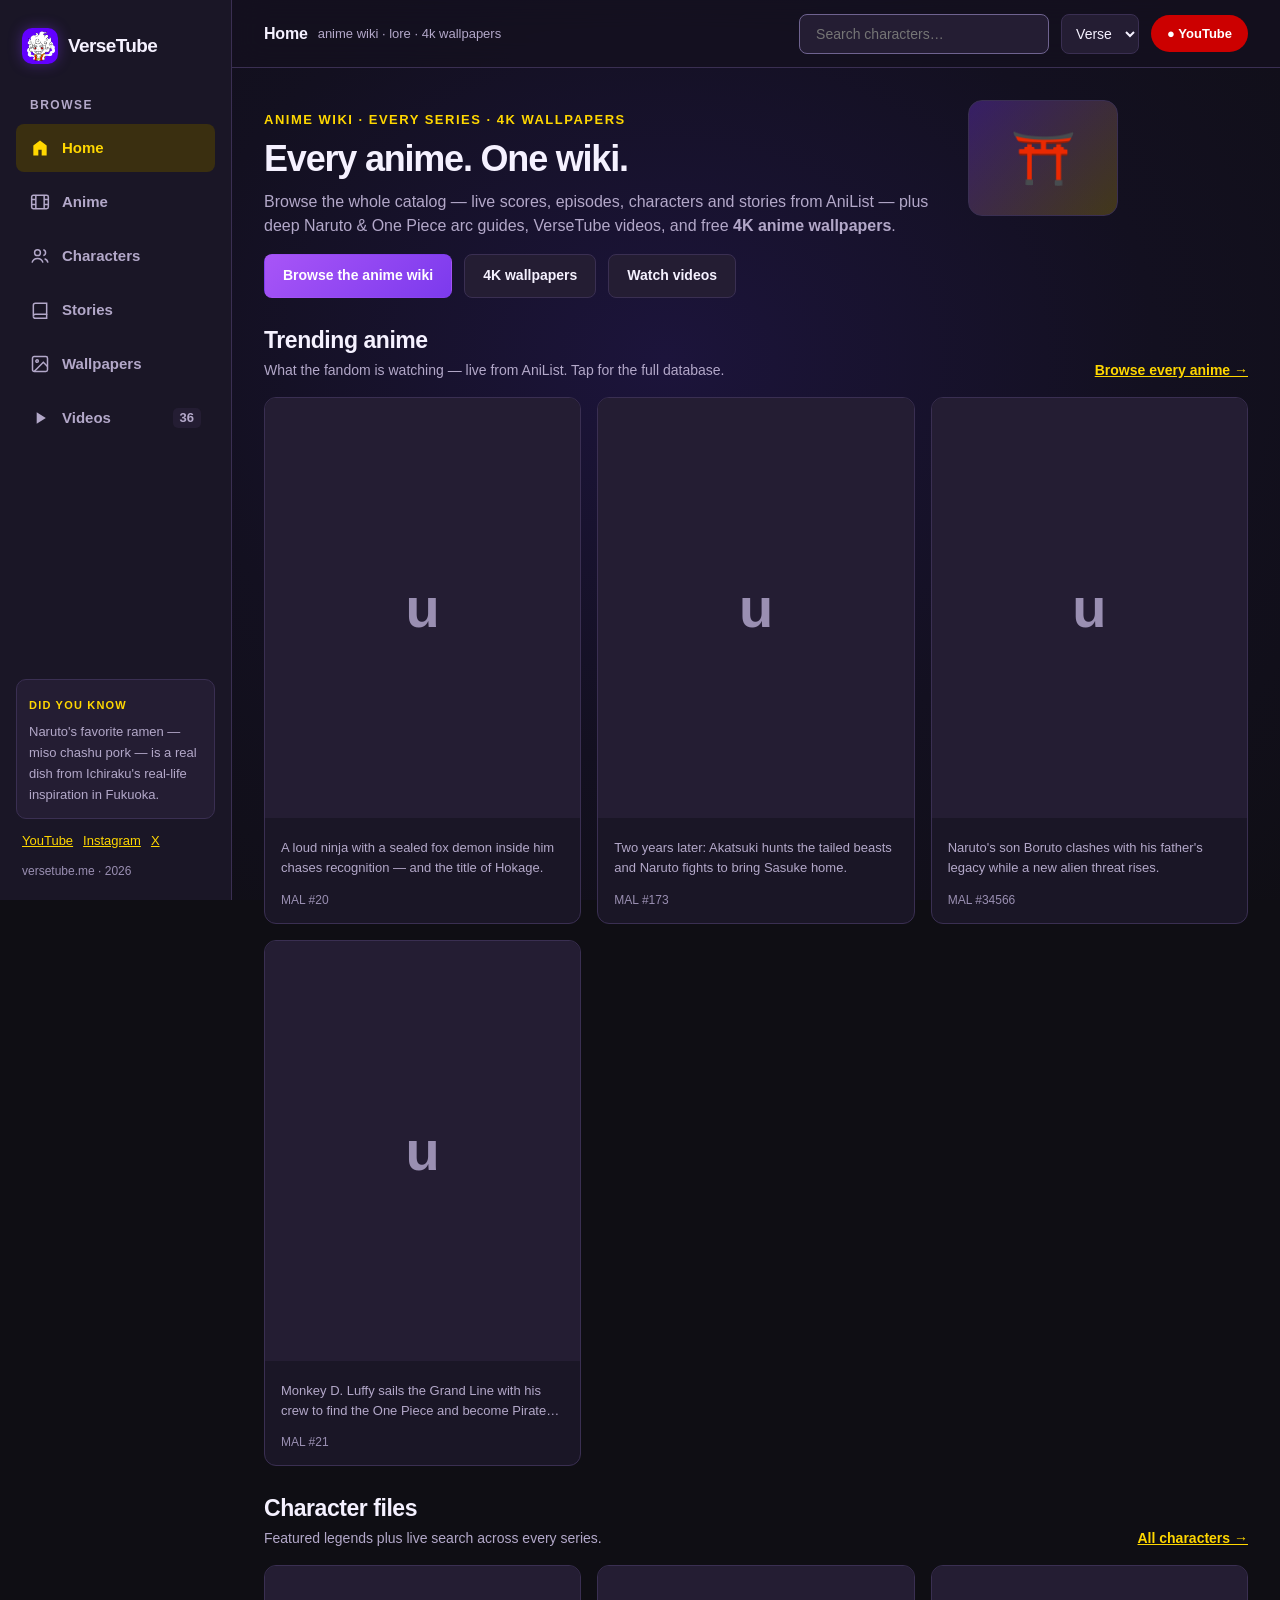
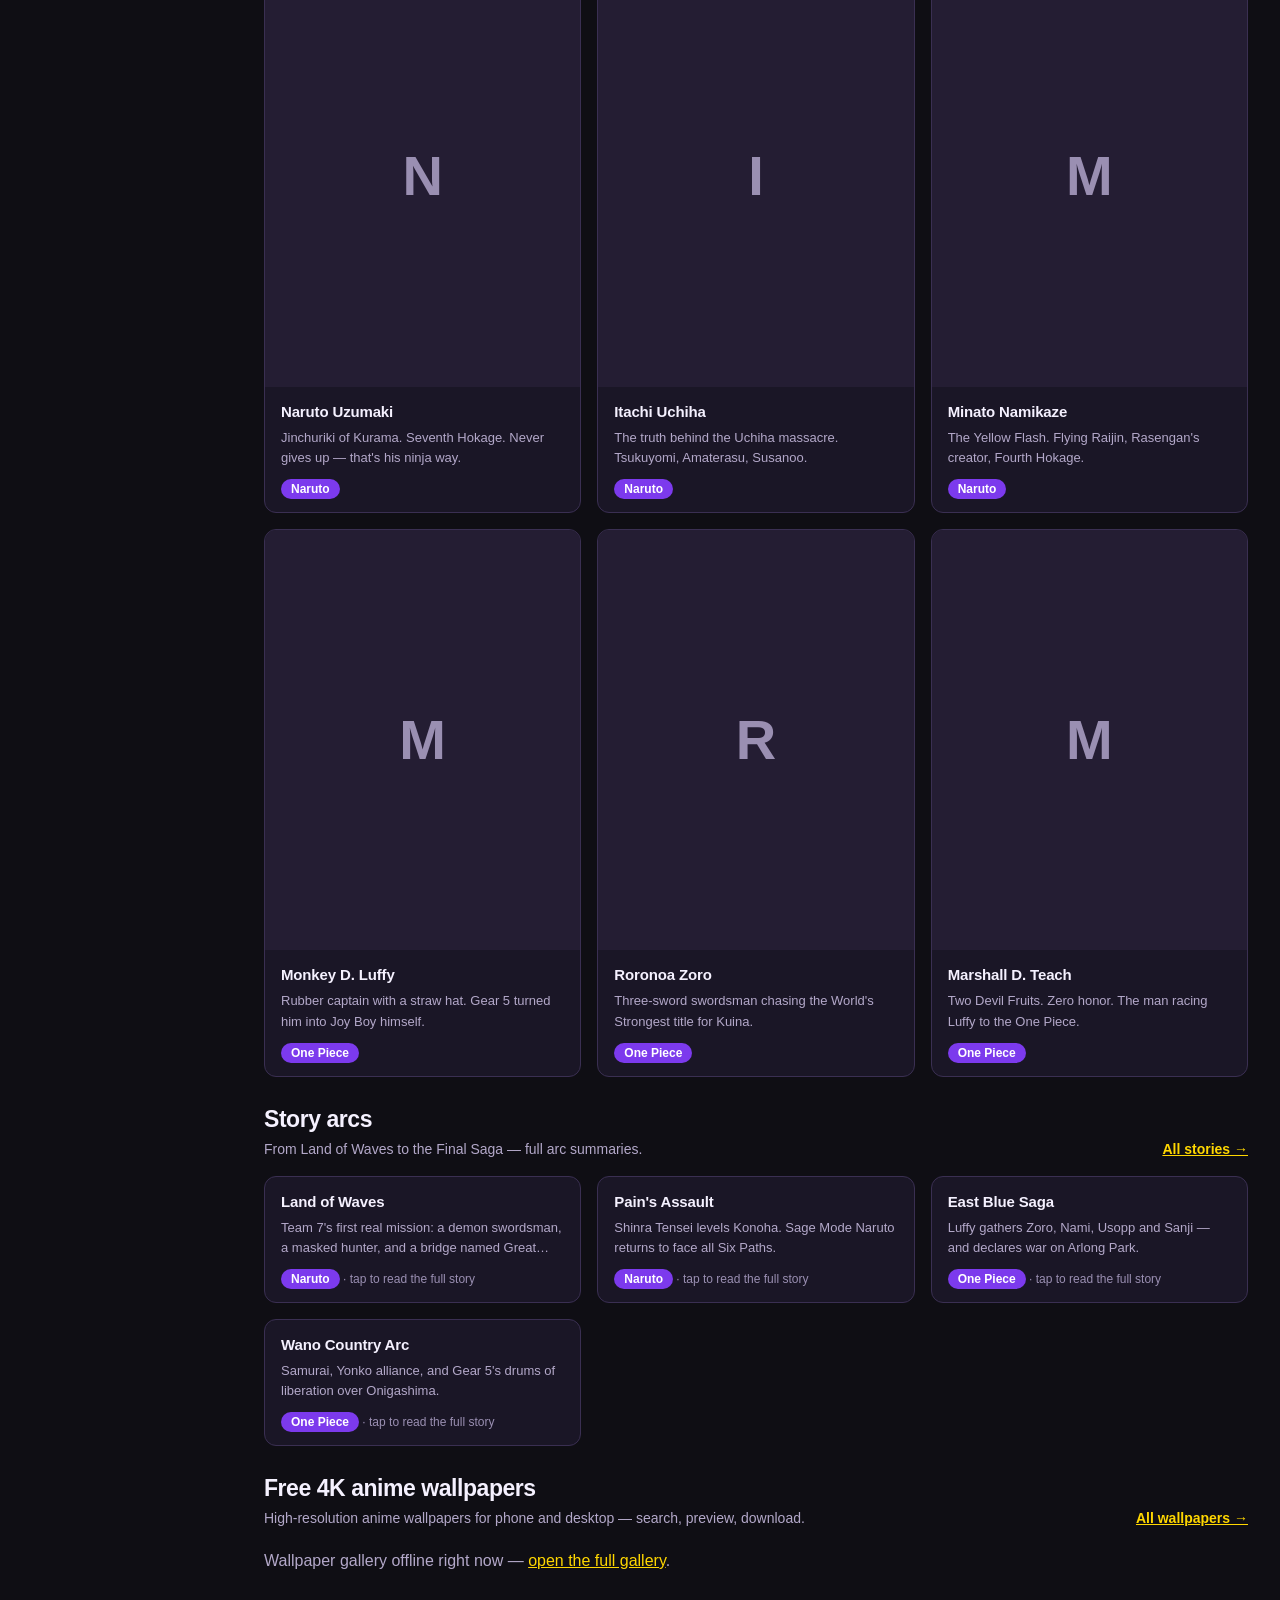
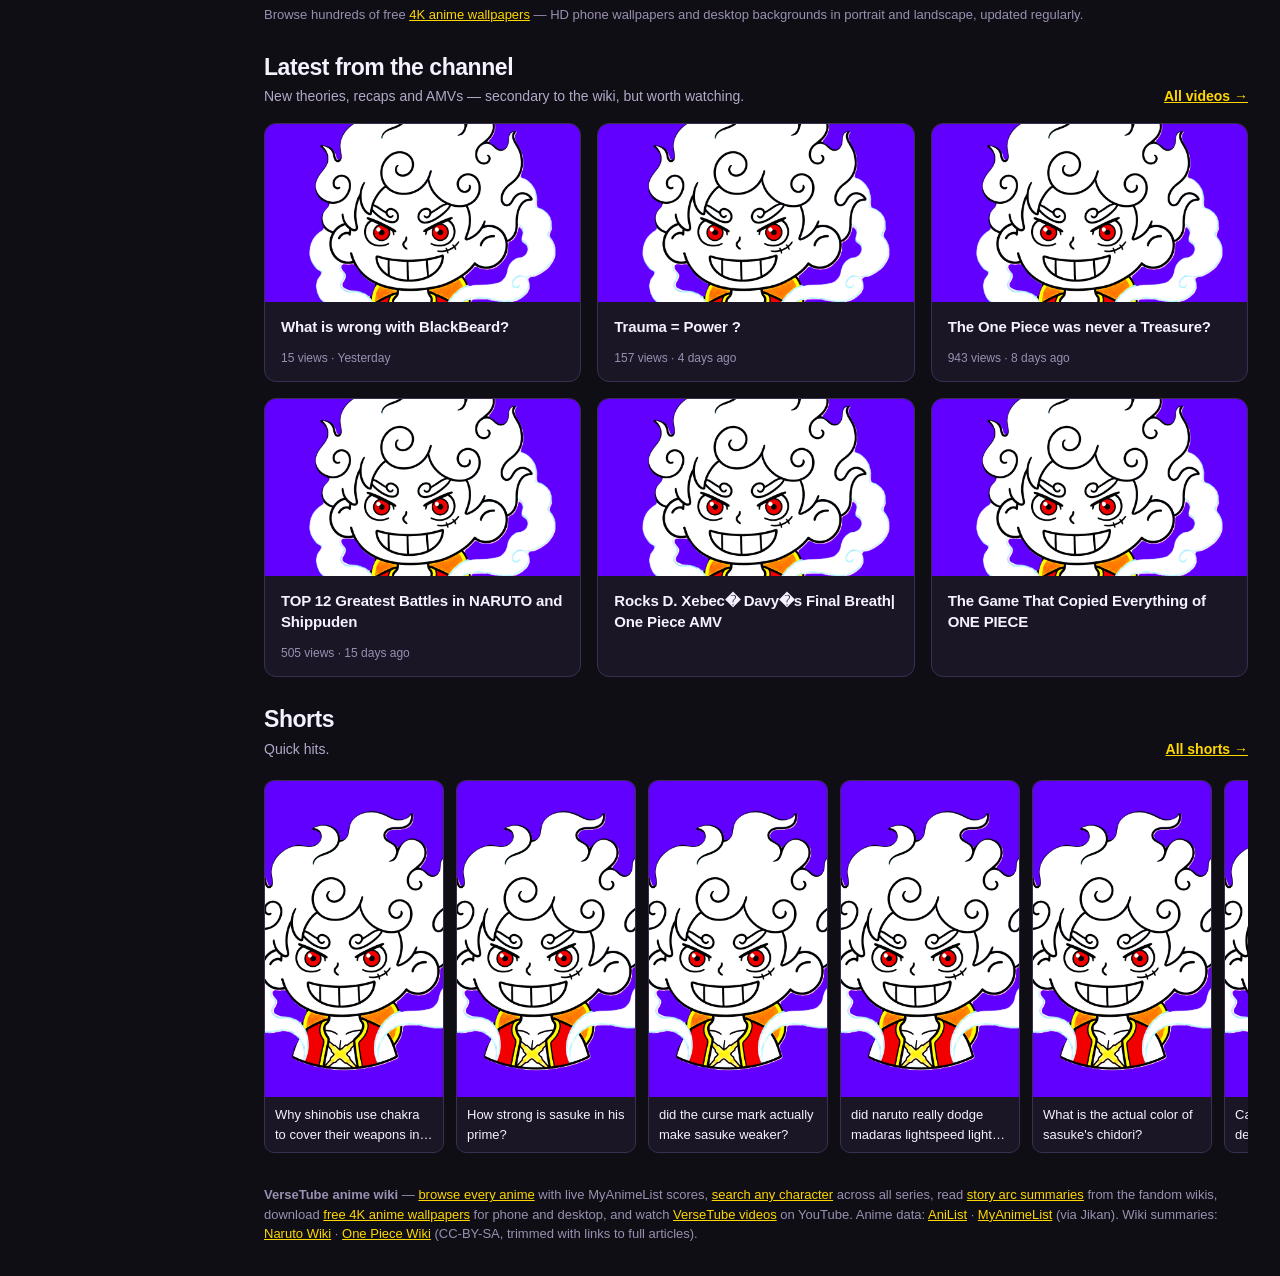
<file: index.html>
<!DOCTYPE html>
<html lang="en" data-theme="verse">
<head>
<meta charset="UTF-8">
<meta name="viewport" content="width=device-width,initial-scale=1">
<meta name="color-scheme" content="light dark">
<title>VerseTube — Anime Wiki for Every Series, Characters & 4K Wallpapers</title>
<meta name="description" content="Free anime wiki for every series: live scores, character bios and story summaries from AniList — plus Naruto and One Piece arc guides and free 4K anime wallpapers.">
<meta name="keywords" content="anime wiki, anime database, browse anime, naruto wiki, one piece wiki, anime characters, anime lore, 4k anime wallpapers, hd anime wallpapers">
<link rel="canonical" href="https://versetube.me/">
<meta property="og:type" content="website">
<meta property="og:site_name" content="VerseTube">
<meta property="og:title" content="VerseTube — Anime Wiki for Every Series, Characters & 4K Wallpapers">
<meta property="og:description" content="Free anime wiki for every series: live scores, character bios and story summaries — plus arc guides and free 4K anime wallpapers.">
<meta property="og:url" content="https://versetube.me/">
<meta property="og:image" content="https://versetube.me/logo.png">
<meta name="twitter:card" content="summary_large_image">
<meta name="twitter:title" content="VerseTube — Anime Wiki for Every Series, Characters & 4K Wallpapers">
<meta name="twitter:description" content="Free anime wiki for every series: live scores, character bios and story summaries — plus arc guides and free 4K anime wallpapers.">
<meta name="twitter:image" content="https://versetube.me/logo.png">
<link rel="icon" type="image/png" href="/favicon.png">
<link rel="stylesheet" href="/assets/css/verse.css">
<script type="application/ld+json">
{"@context":"https://schema.org","@graph":[
{"@type":"WebSite","@id":"https://versetube.me/#website","url":"https://versetube.me/","name":"VerseTube","inLanguage":"en","description":"Free anime wiki for every series: live scores, character bios, story summaries and 4K anime wallpapers.","potentialAction":{"@type":"SearchAction","target":{"@type":"EntryPoint","urlTemplate":"https://versetube.me/characters.html?q={search_term_string}"},"query-input":"required name=search_term_string"}},
{"@type":"Organization","@id":"https://versetube.me/#organization","name":"VerseTube","url":"https://versetube.me/","logo":"https://versetube.me/logo.png","sameAs":["https://www.youtube.com/@TheVerseTube","https://www.instagram.com/versetube07/","https://x.com/VerseTube007"]}
]}
</script>
<script src="/assets/js/videos.js" defer></script>
<script src="/assets/js/data.js" defer></script>
<script src="/assets/js/site.js" defer></script>
<script src="/assets/js/facts.js" defer></script>
<script src="/assets/js/home.js" defer></script>
</head>
<body>
<a class="skip-link" href="#main">Skip to content</a>
<div class="shell">
<aside class="sidebar">
<a class="brand" href="/"><img src="/logo.png" alt="VerseTube logo"><span>VerseTube</span></a>
<div class="nav-heading">BROWSE</div>
<nav class="navigation" aria-label="Main navigation">
<a class="nav-button" data-page="home" href="/"><svg viewBox="0 0 24 24" fill="currentColor"><path d="M4 21V9l8-6 8 6v12h-6v-7h-4v7H4z"/></svg>Home</a>
<a class="nav-button" data-page="anime" href="/anime.html"><svg viewBox="0 0 24 24" fill="none" stroke="currentColor" stroke-width="1.8"><rect x="2" y="4" width="20" height="16" rx="2"/><path d="M7 4v16M17 4v16M2 9h5M2 15h5M17 9h5M17 15h5"/></svg>Anime</a>
<a class="nav-button" data-page="characters" href="/characters.html"><svg viewBox="0 0 24 24" fill="none" stroke="currentColor" stroke-width="1.8"><circle cx="9" cy="8" r="3.5"/><path d="M2.5 20c.8-3.2 3.4-5 6.5-5s5.7 1.8 6.5 5M16 4.6a3.5 3.5 0 0 1 0 6.8M17.5 15.2c2 .6 3.5 2.1 4 4.8"/></svg>Characters</a>
<a class="nav-button" data-page="stories" href="/stories.html"><svg viewBox="0 0 24 24" fill="none" stroke="currentColor" stroke-width="1.8"><path d="M4 19.5A2.5 2.5 0 0 1 6.5 17H20V4H6.5A2.5 2.5 0 0 0 4 6.5v13z"/><path d="M4 19.5A2.5 2.5 0 0 0 6.5 22H20v-5"/></svg>Stories</a>
<a class="nav-button" data-page="wallpapers" href="/wallpapers.html"><svg viewBox="0 0 24 24" fill="none" stroke="currentColor" stroke-width="1.8"><rect x="3" y="3" width="18" height="18" rx="2"/><circle cx="8.5" cy="8.5" r="1.5"/><path d="m21 15-5-5L5 21"/></svg>Wallpapers</a>
<a class="nav-button" data-page="videos" href="/videos.html"><svg viewBox="0 0 24 24" fill="currentColor"><path d="M8 5v14l11-7z"/></svg>Videos<span class="nav-count" id="navVideoCount">0</span></a>
</nav>
<div class="sidebar-bottom">
<div class="mini-panel"><span class="eyebrow">DID YOU KNOW</span><p id="factLine">Loading anime facts…</p></div>
<div class="social-row"><a href="https://www.youtube.com/@TheVerseTube" target="_blank" rel="noopener">YouTube</a><a href="https://www.instagram.com/versetube07/" target="_blank" rel="noopener">Instagram</a><a href="https://x.com/VerseTube007" target="_blank" rel="noopener">X</a></div>
<div class="version">versetube.me · <span id="year"></span></div>
</div>
</aside>
<div class="workspace">
<header class="topbar">
<div class="breadcrumb"><strong id="crumbTitle">Home</strong><span class="crumb-sub">anime wiki · lore · 4k wallpapers</span></div>
<div class="topbar-actions">
<input id="topSearch" class="search-box" type="text" placeholder="Search characters…" aria-label="Search characters">
<select id="theme" class="theme-select" aria-label="Appearance"><option value="verse">Verse</option><option value="black">Black</option><option value="white">White</option></select>
<a class="yt-link" href="https://www.youtube.com/@TheVerseTube" target="_blank" rel="noopener">● YouTube</a>
</div>
</header>
<main id="main">
<div class="intro">
<div>
<p class="eyebrow">ANIME WIKI · EVERY SERIES · 4K WALLPAPERS</p>
<h1>Every anime. One wiki.</h1>
<p>Browse the whole catalog — live scores, episodes, characters and stories from AniList — plus deep Naruto &amp; One Piece arc guides, VerseTube videos, and free <strong>4K anime wallpapers</strong>.</p>
<div class="actions-row">
<a class="button primary" href="/anime.html">Browse the anime wiki</a>
<a class="button" href="/wallpapers.html">4K wallpapers</a>
<a class="button" href="/videos.html">Watch videos</a>
</div>
</div>
<div class="hero-art" aria-hidden="true">⛩️</div>
</div>

<div class="section-top"><div><h2>Trending anime</h2><p>What the fandom is watching — live from AniList. Tap for the full database.</p></div><a class="section-link" href="/anime.html">Browse every anime →</a></div>
<div class="card-grid" id="homeAnime">
<div><div class="skel" style="aspect-ratio:2/3"></div><div class="skel" style="height:14px;margin:10px 0 6px;width:90%"></div></div>
<div><div class="skel" style="aspect-ratio:2/3"></div><div class="skel" style="height:14px;margin:10px 0 6px;width:90%"></div></div>
<div><div class="skel" style="aspect-ratio:2/3"></div><div class="skel" style="height:14px;margin:10px 0 6px;width:90%"></div></div>
</div>

<div class="section-top"><div><h2>Character files</h2><p>Featured legends plus live search across every series.</p></div><a class="section-link" href="/characters.html">All characters →</a></div>
<div class="card-grid" id="homeChars"></div>

<div class="section-top"><div><h2>Story arcs</h2><p>From Land of Waves to the Final Saga — full arc summaries.</p></div><a class="section-link" href="/stories.html">All stories →</a></div>
<div class="card-grid" id="homeArcs"></div>

<div class="section-top"><div><h2>Free 4K anime wallpapers</h2><p>High-resolution anime wallpapers for phone and desktop — search, preview, download.</p></div><a class="section-link" href="/wallpapers.html">All wallpapers →</a></div>
<div class="shorts-shelf" id="homeWalls"></div>
<p class="footnote">Browse hundreds of free <a href="/wallpapers.html">4K anime wallpapers</a> — HD phone wallpapers and desktop backgrounds in portrait and landscape, updated regularly.</p>

<div class="section-top"><div><h2>Latest from the channel</h2><p>New theories, recaps and AMVs — secondary to the wiki, but worth watching.</p></div><a class="section-link" href="/videos.html">All videos →</a></div>
<div class="card-grid" id="homeVideos">
<div><div class="skel" style="aspect-ratio:16/9"></div><div class="skel" style="height:14px;margin:10px 0 6px;width:90%"></div></div>
<div><div class="skel" style="aspect-ratio:16/9"></div><div class="skel" style="height:14px;margin:10px 0 6px;width:90%"></div></div>
<div><div class="skel" style="aspect-ratio:16/9"></div><div class="skel" style="height:14px;margin:10px 0 6px;width:90%"></div></div>
</div>
<div class="section-top"><div><h2>Shorts</h2><p>Quick hits.</p></div><a class="section-link" href="/videos.html#shorts">All shorts →</a></div>
<div class="shorts-shelf" id="homeShorts"></div>

<p class="footnote"><strong>VerseTube anime wiki</strong> — <a href="/anime.html">browse every anime</a> with live MyAnimeList scores, <a href="/characters.html">search any character</a> across all series, read <a href="/stories.html">story arc summaries</a> from the fandom wikis, download <a href="/wallpapers.html">free 4K anime wallpapers</a> for phone and desktop, and watch <a href="/videos.html">VerseTube videos</a> on YouTube. Anime data: <a href="https://anilist.co" target="_blank" rel="noopener">AniList</a> · <a href="https://myanimelist.net" target="_blank" rel="noopener">MyAnimeList</a> (via Jikan). Wiki summaries: <a href="https://naruto.fandom.com" target="_blank" rel="noopener">Naruto Wiki</a> · <a href="https://onepiece.fandom.com" target="_blank" rel="noopener">One Piece Wiki</a> (CC-BY-SA, trimmed with links to full articles).</p>
</main>
</div>
</div>
<dialog id="detailDialog" aria-labelledby="detailTitle">
<div class="detail-shell">
<button class="dialog-close" id="detailClose" aria-label="Close details">×</button>
<div class="detail-header">
<div class="detail-art" id="detailArt"></div>
<div class="detail-heading"><div class="detail-platform" id="detailEyebrow"></div><h2 id="detailTitle"></h2><p id="detailSub"></p></div>
</div>
<div class="detail-facts"><div class="fact-grid" id="detailFacts"></div></div>
<div class="detail-tabs" id="detailTabs" role="tablist"></div>
<div class="detail-body" id="detailBody"></div>
<footer class="detail-footer"><div id="detailFoot"></div></footer>
</div>
</dialog>
<div class="player-overlay" id="playerOverlay">
<button class="dialog-close" id="playerClose" aria-label="Close player" style="top:16px;left:16px;right:auto">×</button>
<div class="player-wrap" id="playerWrap"></div>
<a id="watchOnYt" class="button primary" style="margin-top:16px" href="#" target="_blank" rel="noopener">Watch on YouTube</a>
</div>
<div class="toast" id="toast" role="status" hidden></div>
</body>
</html>
</file>
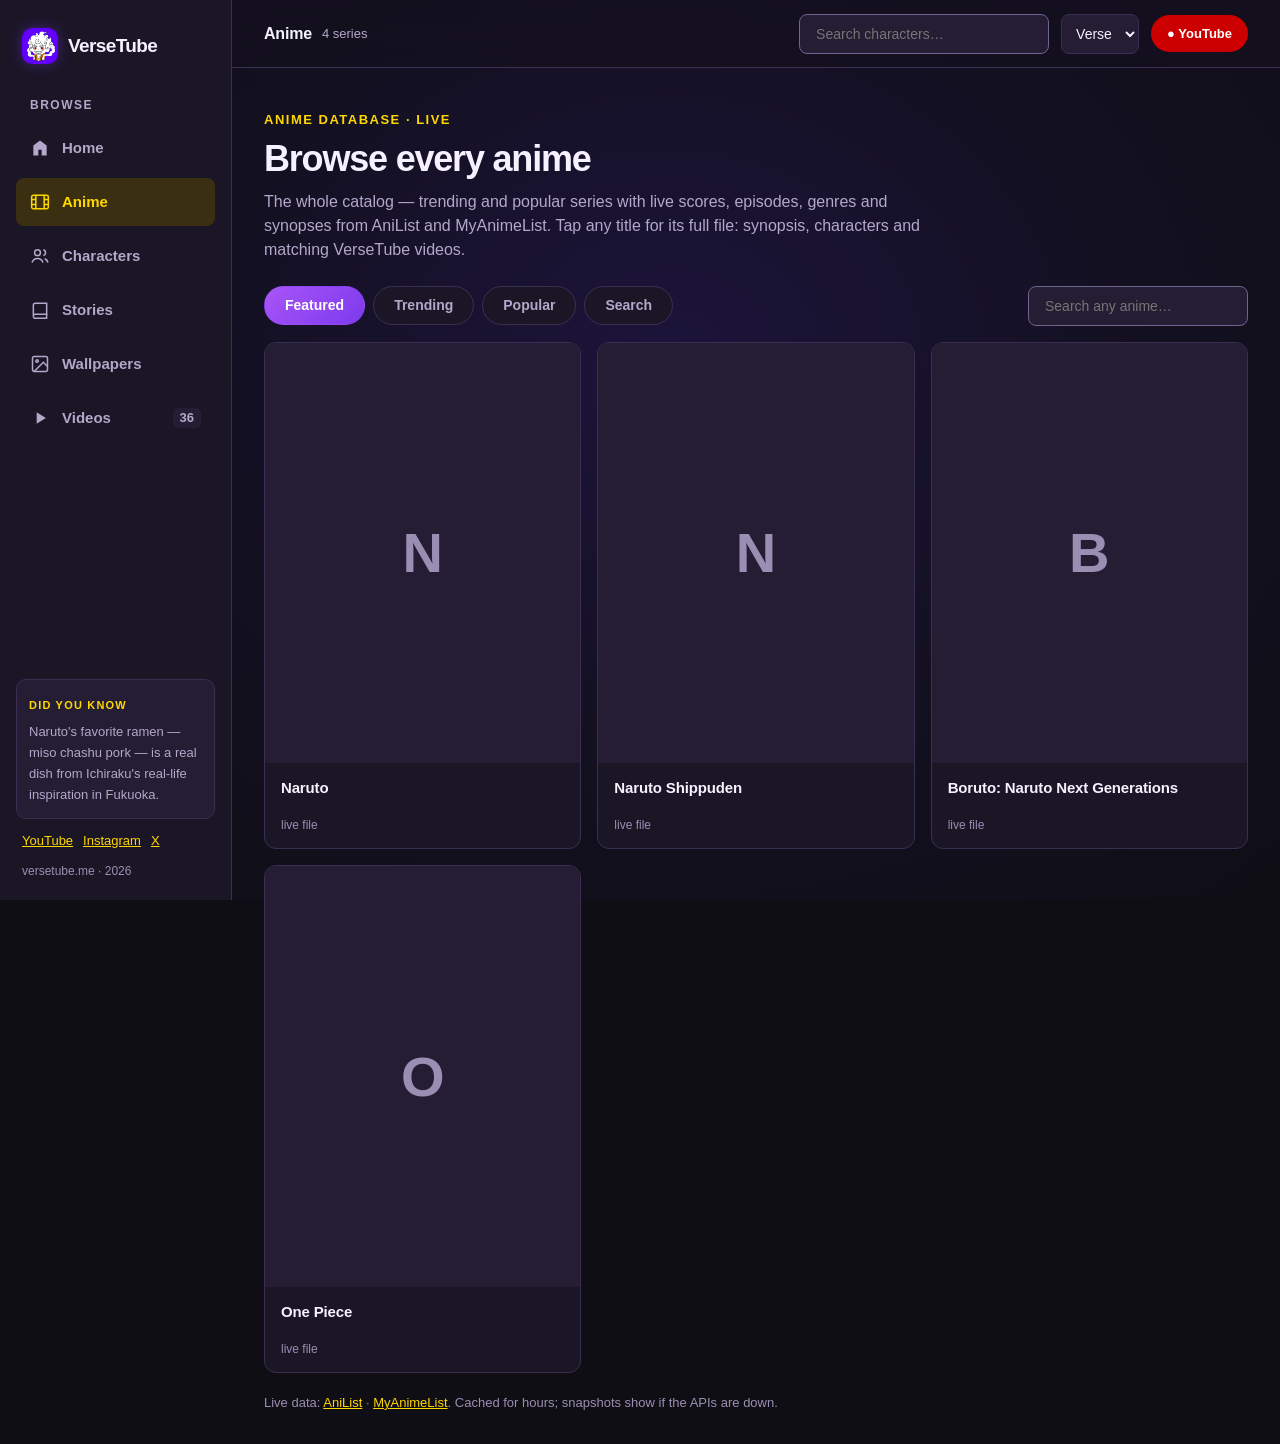
<file: anime.html>
<!DOCTYPE html>
<html lang="en" data-theme="verse">
<head>
<meta charset="UTF-8">
<meta name="viewport" content="width=device-width,initial-scale=1">
<meta name="color-scheme" content="light dark">
<title>Anime Database — Browse, Search & Live Scores | VerseTube</title>
<meta name="description" content="Browse every anime: trending and popular series with live MyAnimeList scores, episodes, genres and synopses — from Naruto and One Piece to the newest seasonal titles.">
<meta name="keywords" content="anime database, anime index, browse anime, trending anime, popular anime, anime scores, anime episodes, anime wiki">
<link rel="canonical" href="https://versetube.me/anime.html">
<meta property="og:type" content="website">
<meta property="og:site_name" content="VerseTube">
<meta property="og:title" content="Anime Database — Browse, Search & Live Scores | VerseTube">
<meta property="og:description" content="Browse every anime: trending and popular series with live scores, episodes, genres and synopses.">
<meta property="og:url" content="https://versetube.me/anime.html">
<meta property="og:image" content="https://versetube.me/logo.png">
<meta name="twitter:card" content="summary_large_image">
<meta name="twitter:title" content="Anime Database — Browse, Search & Live Scores | VerseTube">
<meta name="twitter:description" content="Browse every anime: trending and popular series with live scores, episodes, genres and synopses.">
<meta name="twitter:image" content="https://versetube.me/logo.png">
<link rel="icon" type="image/png" href="/favicon.png">
<link rel="stylesheet" href="/assets/css/verse.css">
<script type="application/ld+json">{"@context":"https://schema.org","@type":"BreadcrumbList","itemListElement":[{"@type":"ListItem","position":1,"name":"Home","item":"https://versetube.me/"},{"@type":"ListItem","position":2,"name":"Anime Database","item":"https://versetube.me/anime.html"}]}</script>
<script src="/assets/js/videos.js" defer></script>
<script src="/assets/js/data.js" defer></script>
<script src="/assets/js/site.js" defer></script>
<script src="/assets/js/facts.js" defer></script>
<script src="/assets/js/anime.js" defer></script>
</head>
<body>
<a class="skip-link" href="#main">Skip to content</a>
<div class="shell">
<aside class="sidebar">
<a class="brand" href="/"><img src="/logo.png" alt="VerseTube logo"><span>VerseTube</span></a>
<div class="nav-heading">BROWSE</div>
<nav class="navigation" aria-label="Main navigation">
<a class="nav-button" data-page="home" href="/"><svg viewBox="0 0 24 24" fill="currentColor"><path d="M4 21V9l8-6 8 6v12h-6v-7h-4v7H4z"/></svg>Home</a>
<a class="nav-button" data-page="anime" href="/anime.html"><svg viewBox="0 0 24 24" fill="none" stroke="currentColor" stroke-width="1.8"><rect x="2" y="4" width="20" height="16" rx="2"/><path d="M7 4v16M17 4v16M2 9h5M2 15h5M17 9h5M17 15h5"/></svg>Anime</a>
<a class="nav-button" data-page="characters" href="/characters.html"><svg viewBox="0 0 24 24" fill="none" stroke="currentColor" stroke-width="1.8"><circle cx="9" cy="8" r="3.5"/><path d="M2.5 20c.8-3.2 3.4-5 6.5-5s5.7 1.8 6.5 5M16 4.6a3.5 3.5 0 0 1 0 6.8M17.5 15.2c2 .6 3.5 2.1 4 4.8"/></svg>Characters</a>
<a class="nav-button" data-page="stories" href="/stories.html"><svg viewBox="0 0 24 24" fill="none" stroke="currentColor" stroke-width="1.8"><path d="M4 19.5A2.5 2.5 0 0 1 6.5 17H20V4H6.5A2.5 2.5 0 0 0 4 6.5v13z"/><path d="M4 19.5A2.5 2.5 0 0 0 6.5 22H20v-5"/></svg>Stories</a>
<a class="nav-button" data-page="wallpapers" href="/wallpapers.html"><svg viewBox="0 0 24 24" fill="none" stroke="currentColor" stroke-width="1.8"><rect x="3" y="3" width="18" height="18" rx="2"/><circle cx="8.5" cy="8.5" r="1.5"/><path d="m21 15-5-5L5 21"/></svg>Wallpapers</a>
<a class="nav-button" data-page="videos" href="/videos.html"><svg viewBox="0 0 24 24" fill="currentColor"><path d="M8 5v14l11-7z"/></svg>Videos<span class="nav-count" id="navVideoCount">0</span></a>
</nav>
<div class="sidebar-bottom">
<div class="mini-panel"><span class="eyebrow">DID YOU KNOW</span><p id="factLine">Loading anime facts…</p></div>
<div class="social-row"><a href="https://www.youtube.com/@TheVerseTube" target="_blank" rel="noopener">YouTube</a><a href="https://www.instagram.com/versetube07/" target="_blank" rel="noopener">Instagram</a><a href="https://x.com/VerseTube007" target="_blank" rel="noopener">X</a></div>
<div class="version">versetube.me · <span id="year"></span></div>
</div>
</aside>
<div class="workspace">
<header class="topbar">
<div class="breadcrumb"><strong id="crumbTitle">Anime</strong><span class="crumb-sub" id="animeCount"></span></div>
<div class="topbar-actions">
<input id="topSearch" class="search-box" type="text" placeholder="Search characters…" aria-label="Search characters">
<select id="theme" class="theme-select" aria-label="Appearance"><option value="verse">Verse</option><option value="black">Black</option><option value="white">White</option></select>
<a class="yt-link" href="https://www.youtube.com/@TheVerseTube" target="_blank" rel="noopener">● YouTube</a>
</div>
</header>
<main id="main">
<div class="intro"><div>
<p class="eyebrow">ANIME DATABASE · LIVE</p>
<h1>Browse every anime</h1>
<p>The whole catalog — trending and popular series with live scores, episodes, genres and synopses from AniList and MyAnimeList. Tap any title for its full file: synopsis, characters and matching VerseTube videos.</p>
</div></div>
<div class="toolbar">
<div class="filter-tabs" id="seriesTabs">
<button data-series="featured" class="active">Featured</button>
<button data-series="trending">Trending</button>
<button data-series="popular">Popular</button>
<button data-series="search">Search</button>
</div>
<input id="animeSearch" class="search-box" type="text" placeholder="Search any anime…" aria-label="Search anime" style="width:220px">
</div>
<div class="card-grid" id="animeGrid">
<div><div class="skel" style="aspect-ratio:3/4"></div><div class="skel" style="height:14px;margin:10px 0 6px;width:90%"></div></div>
<div><div class="skel" style="aspect-ratio:3/4"></div><div class="skel" style="height:14px;margin:10px 0 6px;width:90%"></div></div>
<div><div class="skel" style="aspect-ratio:3/4"></div><div class="skel" style="height:14px;margin:10px 0 6px;width:90%"></div></div>
</div>
<p class="footnote">Live data: <a href="https://anilist.co" target="_blank" rel="noopener">AniList</a> · <a href="https://myanimelist.net" target="_blank" rel="noopener">MyAnimeList</a>. Cached for hours; snapshots show if the APIs are down.</p>
</main>
</div>
</div>
<dialog id="detailDialog" aria-labelledby="detailTitle">
<div class="detail-shell">
<button class="dialog-close" id="detailClose" aria-label="Close details">×</button>
<div class="detail-header">
<div class="detail-art" id="detailArt"></div>
<div class="detail-heading"><div class="detail-platform" id="detailEyebrow"></div><h2 id="detailTitle"></h2><p id="detailSub"></p></div>
</div>
<div class="detail-facts"><div class="fact-grid" id="detailFacts"></div></div>
<div class="detail-tabs" id="detailTabs" role="tablist"></div>
<div class="detail-body" id="detailBody"></div>
<footer class="detail-footer"><div id="detailFoot"></div></footer>
</div>
</dialog>
<div class="player-overlay" id="playerOverlay">
<button class="dialog-close" id="playerClose" aria-label="Close player" style="top:16px;left:16px;right:auto">×</button>
<div class="player-wrap" id="playerWrap"></div>
<a id="watchOnYt" class="button primary" style="margin-top:16px" href="#" target="_blank" rel="noopener">Watch on YouTube</a>
</div>
<div class="toast" id="toast" role="status" hidden></div>
</body>
</html>
</file>
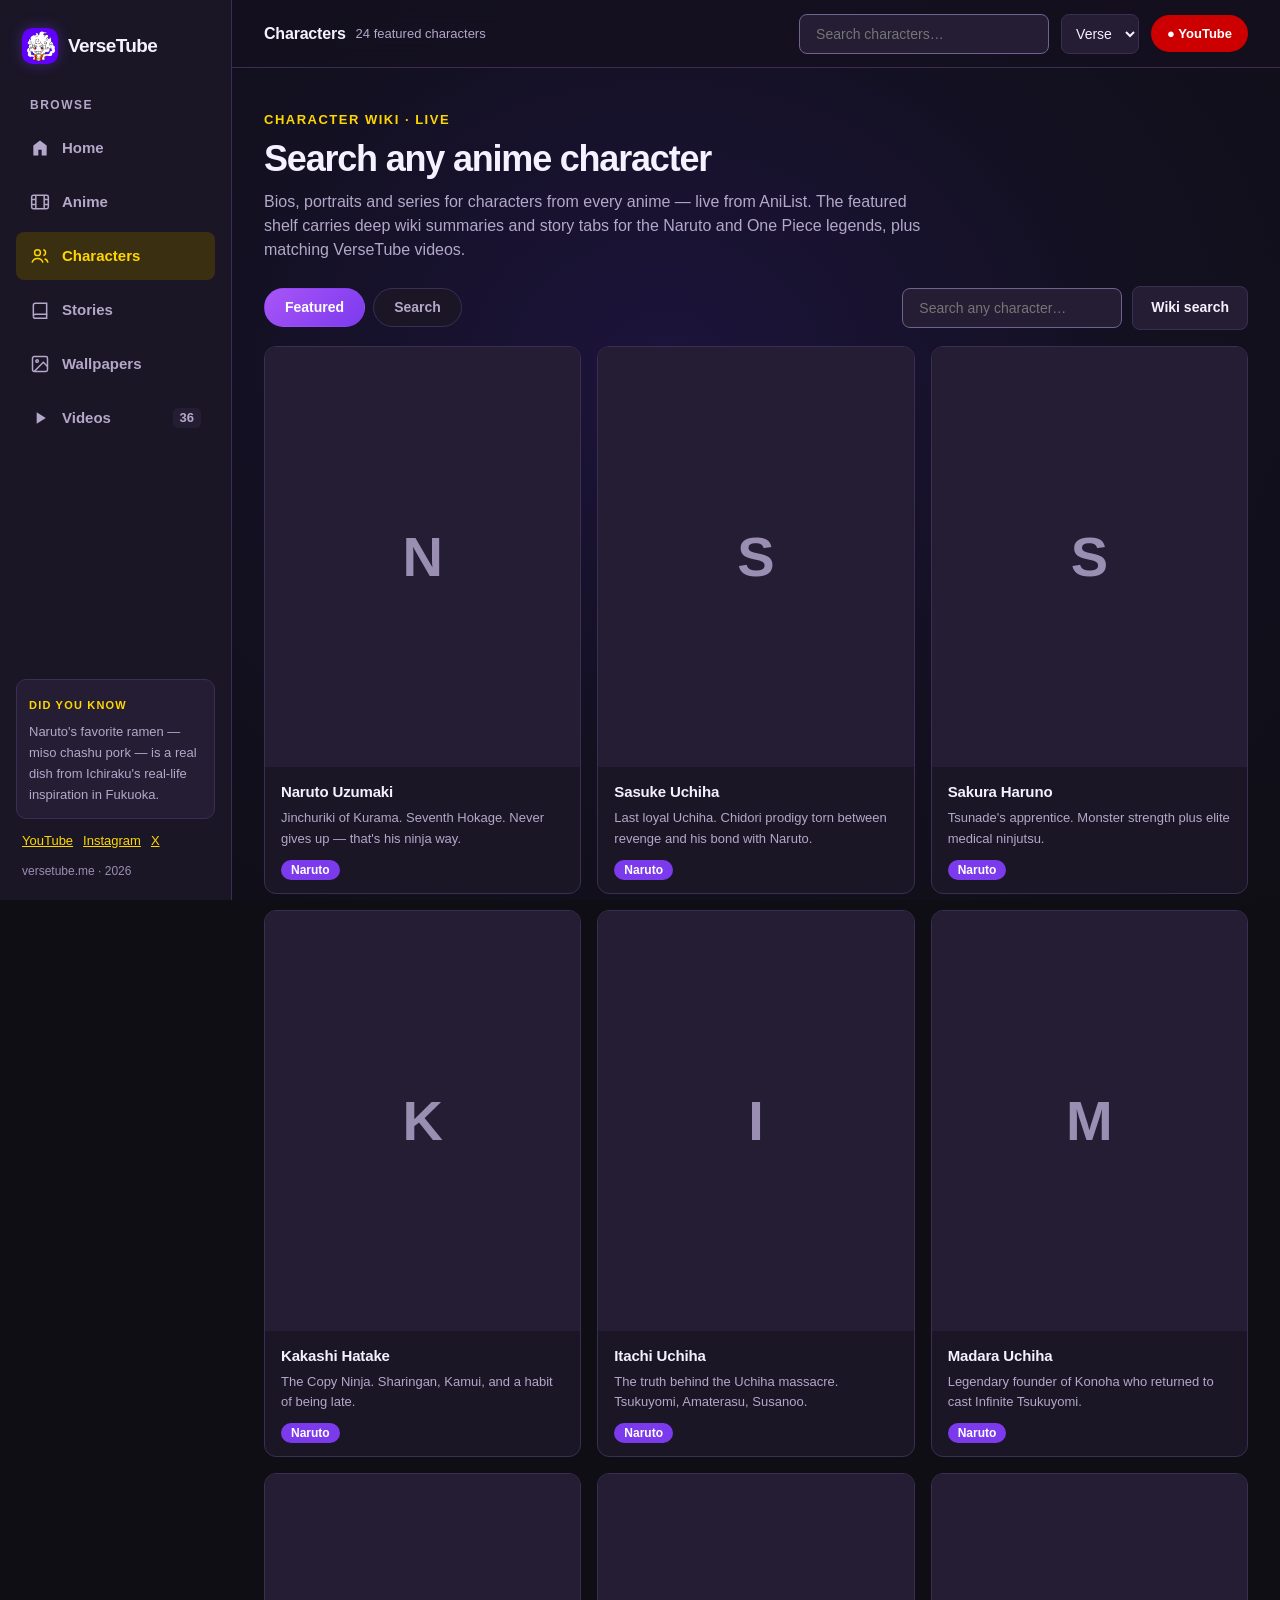
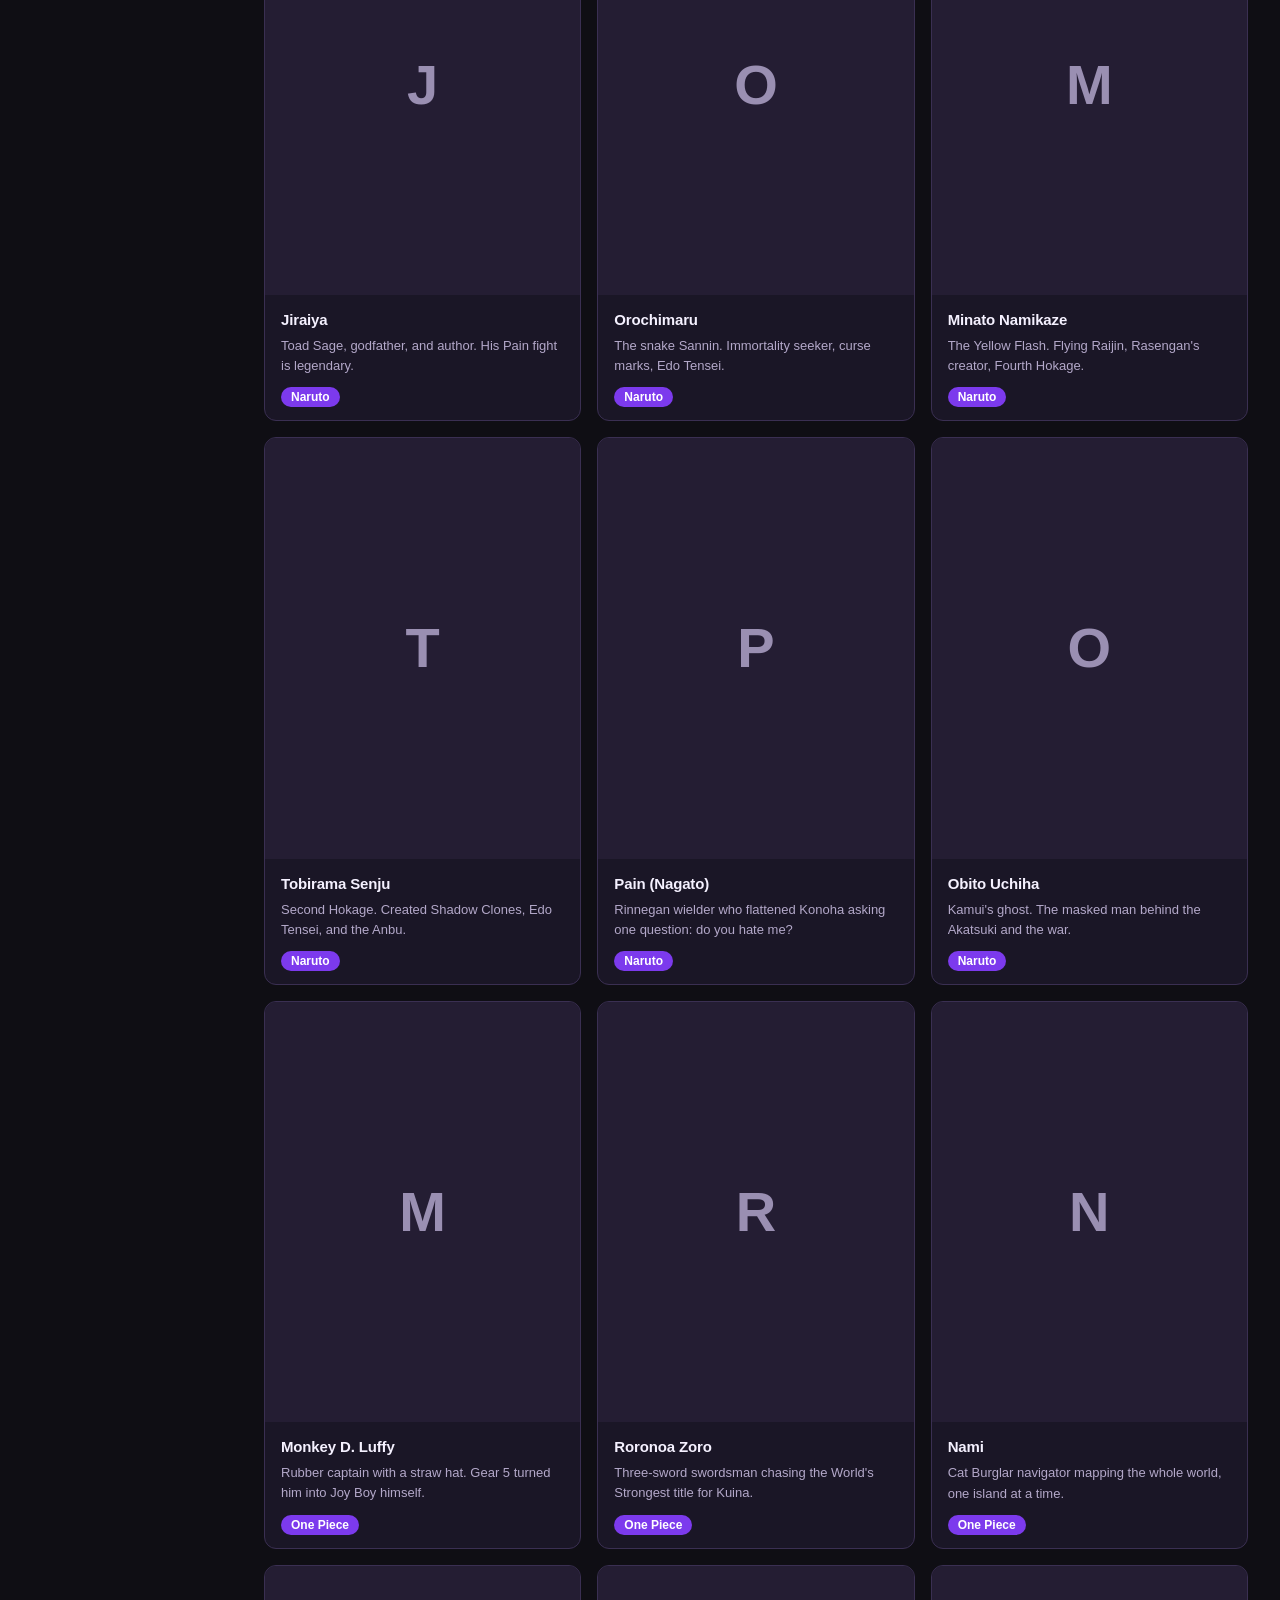
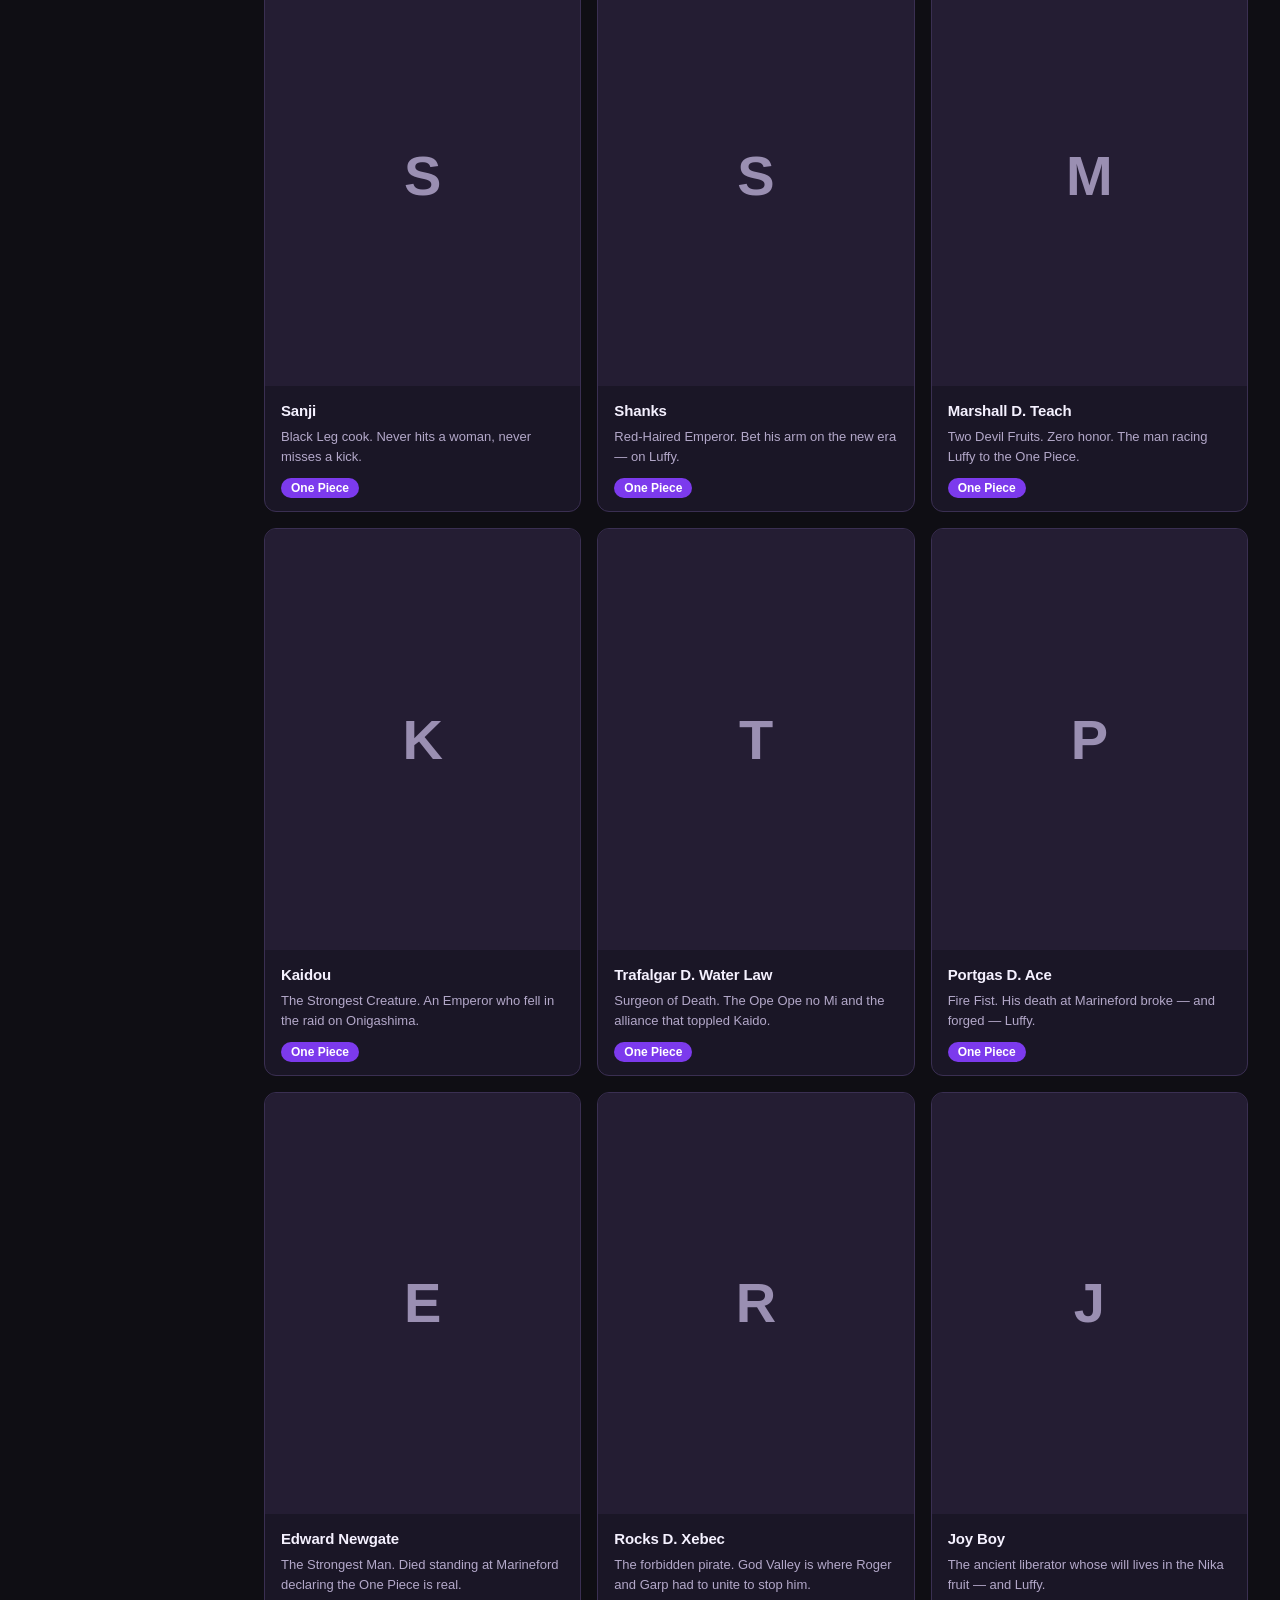
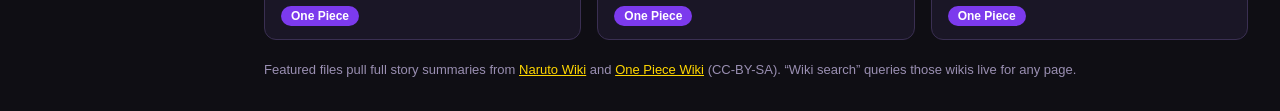
<file: characters.html>
<!DOCTYPE html>
<html lang="en" data-theme="verse">
<head>
<meta charset="UTF-8">
<meta name="viewport" content="width=device-width,initial-scale=1">
<meta name="color-scheme" content="light dark">
<title>Anime Characters — Search Any Character | VerseTube Wiki</title>
<meta name="description" content="Search any anime character: bios, images and series — Naruto, One Piece and hundreds of other titles, live from AniList plus deep wiki summaries for the featured files.">
<meta name="keywords" content="anime characters, character wiki, anime bios, naruto characters, one piece characters, anime character search">
<link rel="canonical" href="https://versetube.me/characters.html">
<meta property="og:type" content="website">
<meta property="og:site_name" content="VerseTube">
<meta property="og:title" content="Anime Characters — Search Any Character | VerseTube Wiki">
<meta property="og:description" content="Search any anime character: bios, images and series — live from AniList plus deep wiki summaries.">
<meta property="og:url" content="https://versetube.me/characters.html">
<meta property="og:image" content="https://versetube.me/logo.png">
<meta name="twitter:card" content="summary_large_image">
<meta name="twitter:title" content="Anime Characters — Search Any Character | VerseTube Wiki">
<meta name="twitter:description" content="Search any anime character: bios, images and series — live from AniList plus deep wiki summaries.">
<meta name="twitter:image" content="https://versetube.me/logo.png">
<link rel="icon" type="image/png" href="/favicon.png">
<link rel="stylesheet" href="/assets/css/verse.css">
<script type="application/ld+json">{"@context":"https://schema.org","@type":"BreadcrumbList","itemListElement":[{"@type":"ListItem","position":1,"name":"Home","item":"https://versetube.me/"},{"@type":"ListItem","position":2,"name":"Characters","item":"https://versetube.me/characters.html"}]}</script>
<script src="/assets/js/videos.js" defer></script>
<script src="/assets/js/data.js" defer></script>
<script src="/assets/js/site.js" defer></script>
<script src="/assets/js/facts.js" defer></script>
<script src="/assets/js/characters.js" defer></script>
</head>
<body>
<a class="skip-link" href="#main">Skip to content</a>
<div class="shell">
<aside class="sidebar">
<a class="brand" href="/"><img src="/logo.png" alt="VerseTube logo"><span>VerseTube</span></a>
<div class="nav-heading">BROWSE</div>
<nav class="navigation" aria-label="Main navigation">
<a class="nav-button" data-page="home" href="/"><svg viewBox="0 0 24 24" fill="currentColor"><path d="M4 21V9l8-6 8 6v12h-6v-7h-4v7H4z"/></svg>Home</a>
<a class="nav-button" data-page="anime" href="/anime.html"><svg viewBox="0 0 24 24" fill="none" stroke="currentColor" stroke-width="1.8"><rect x="2" y="4" width="20" height="16" rx="2"/><path d="M7 4v16M17 4v16M2 9h5M2 15h5M17 9h5M17 15h5"/></svg>Anime</a>
<a class="nav-button" data-page="characters" href="/characters.html"><svg viewBox="0 0 24 24" fill="none" stroke="currentColor" stroke-width="1.8"><circle cx="9" cy="8" r="3.5"/><path d="M2.5 20c.8-3.2 3.4-5 6.5-5s5.7 1.8 6.5 5M16 4.6a3.5 3.5 0 0 1 0 6.8M17.5 15.2c2 .6 3.5 2.1 4 4.8"/></svg>Characters</a>
<a class="nav-button" data-page="stories" href="/stories.html"><svg viewBox="0 0 24 24" fill="none" stroke="currentColor" stroke-width="1.8"><path d="M4 19.5A2.5 2.5 0 0 1 6.5 17H20V4H6.5A2.5 2.5 0 0 0 4 6.5v13z"/><path d="M4 19.5A2.5 2.5 0 0 0 6.5 22H20v-5"/></svg>Stories</a>
<a class="nav-button" data-page="wallpapers" href="/wallpapers.html"><svg viewBox="0 0 24 24" fill="none" stroke="currentColor" stroke-width="1.8"><rect x="3" y="3" width="18" height="18" rx="2"/><circle cx="8.5" cy="8.5" r="1.5"/><path d="m21 15-5-5L5 21"/></svg>Wallpapers</a>
<a class="nav-button" data-page="videos" href="/videos.html"><svg viewBox="0 0 24 24" fill="currentColor"><path d="M8 5v14l11-7z"/></svg>Videos<span class="nav-count" id="navVideoCount">0</span></a>
</nav>
<div class="sidebar-bottom">
<div class="mini-panel"><span class="eyebrow">DID YOU KNOW</span><p id="factLine">Loading anime facts…</p></div>
<div class="social-row"><a href="https://www.youtube.com/@TheVerseTube" target="_blank" rel="noopener">YouTube</a><a href="https://www.instagram.com/versetube07/" target="_blank" rel="noopener">Instagram</a><a href="https://x.com/VerseTube007" target="_blank" rel="noopener">X</a></div>
<div class="version">versetube.me · <span id="year"></span></div>
</div>
</aside>
<div class="workspace">
<header class="topbar">
<div class="breadcrumb"><strong id="crumbTitle">Characters</strong><span class="crumb-sub" id="charCount"></span></div>
<div class="topbar-actions">
<input id="topSearch" class="search-box" type="text" placeholder="Search characters…" aria-label="Search characters">
<select id="theme" class="theme-select" aria-label="Appearance"><option value="verse">Verse</option><option value="black">Black</option><option value="white">White</option></select>
<a class="yt-link" href="https://www.youtube.com/@TheVerseTube" target="_blank" rel="noopener">● YouTube</a>
</div>
</header>
<main id="main">
<div class="intro"><div>
<p class="eyebrow">CHARACTER WIKI · LIVE</p>
<h1>Search any anime character</h1>
<p>Bios, portraits and series for characters from every anime — live from AniList. The featured shelf carries deep wiki summaries and story tabs for the Naruto and One Piece legends, plus matching VerseTube videos.</p>
</div></div>
<div class="toolbar">
<div class="filter-tabs" id="seriesTabs">
<button data-series="featured" class="active">Featured</button>
<button data-series="search">Search</button>
</div>
<div style="display:flex;gap:10px;align-items:center">
<input id="charSearch" class="search-box" type="text" placeholder="Search any character…" aria-label="Search characters" style="width:220px">
<button class="button" id="wikiSearch">Wiki search</button>
</div>
</div>
<div class="card-grid" id="charGrid">
<div><div class="skel" style="aspect-ratio:3/4"></div><div class="skel" style="height:14px;margin:10px 0 6px;width:90%"></div></div>
<div><div class="skel" style="aspect-ratio:3/4"></div><div class="skel" style="height:14px;margin:10px 0 6px;width:90%"></div></div>
<div><div class="skel" style="aspect-ratio:3/4"></div><div class="skel" style="height:14px;margin:10px 0 6px;width:90%"></div></div>
</div>
<p class="footnote">Featured files pull full story summaries from <a href="https://naruto.fandom.com" target="_blank" rel="noopener">Naruto Wiki</a> and <a href="https://onepiece.fandom.com" target="_blank" rel="noopener">One Piece Wiki</a> (CC-BY-SA). “Wiki search” queries those wikis live for any page.</p>
</main>
</div>
</div>
<dialog id="detailDialog" aria-labelledby="detailTitle">
<div class="detail-shell">
<button class="dialog-close" id="detailClose" aria-label="Close details">×</button>
<div class="detail-header">
<div class="detail-art" id="detailArt"></div>
<div class="detail-heading"><div class="detail-platform" id="detailEyebrow"></div><h2 id="detailTitle"></h2><p id="detailSub"></p></div>
</div>
<div class="detail-facts"><div class="fact-grid" id="detailFacts"></div></div>
<div class="detail-tabs" id="detailTabs" role="tablist"></div>
<div class="detail-body" id="detailBody"></div>
<footer class="detail-footer"><div id="detailFoot"></div></footer>
</div>
</dialog>
<div class="player-overlay" id="playerOverlay">
<button class="dialog-close" id="playerClose" aria-label="Close player" style="top:16px;left:16px;right:auto">×</button>
<div class="player-wrap" id="playerWrap"></div>
<a id="watchOnYt" class="button primary" style="margin-top:16px" href="#" target="_blank" rel="noopener">Watch on YouTube</a>
</div>
<div class="toast" id="toast" role="status" hidden></div>
</body>
</html>
</file>
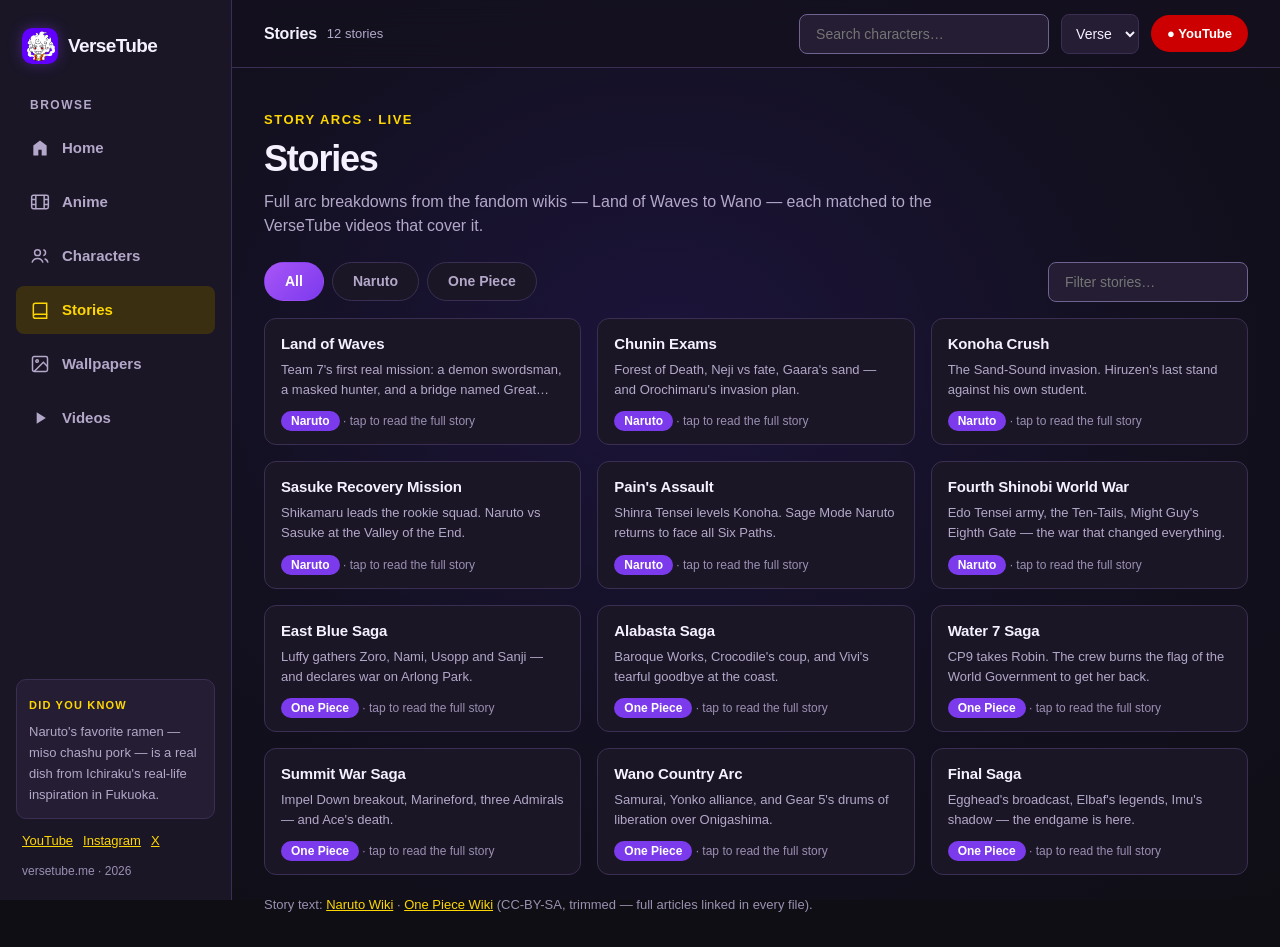
<file: stories.html>
<!DOCTYPE html>
<html lang="en" data-theme="verse">
<head>
<meta charset="UTF-8">
<meta name="viewport" content="width=device-width,initial-scale=1">
<meta name="color-scheme" content="light dark">
<meta name="description" content="Arc-by-arc story summaries for Naruto and One Piece — live wiki lore with matching VerseTube videos, plus any series via the anime database.">
<meta name="keywords" content="anime story arcs, naruto arcs, one piece sagas, anime summaries, anime lore, anime wiki">
<link rel="canonical" href="https://versetube.me/stories.html">
<meta property="og:type" content="website">
<meta property="og:site_name" content="VerseTube">
<meta property="og:title" content="Anime Story Arcs — Summaries & Lore | VerseTube Wiki">
<meta property="og:description" content="Arc-by-arc story summaries for Naruto and One Piece — live wiki lore with matching VerseTube videos, plus any series via the anime database.">
<meta property="og:url" content="https://versetube.me/stories.html">
<meta property="og:image" content="https://versetube.me/logo.png">
<meta name="twitter:card" content="summary_large_image">
<meta name="twitter:title" content="Anime Story Arcs — Summaries & Lore | VerseTube Wiki">
<meta name="twitter:description" content="Arc-by-arc story summaries for Naruto and One Piece — live wiki lore with matching VerseTube videos, plus any series via the anime database.">
<meta name="twitter:image" content="https://versetube.me/logo.png">
<script type="application/ld+json">{"@context":"https://schema.org","@type":"BreadcrumbList","itemListElement":[{"@type":"ListItem","position":1,"name":"Home","item":"https://versetube.me/"},{"@type":"ListItem","position":2,"name":"Stories","item":"https://versetube.me/stories.html"}]}</script>
<link rel="icon" type="image/png" href="/favicon.png">
<title>Anime Story Arcs — Summaries & Lore | VerseTube Wiki</title>
<link rel="stylesheet" href="/assets/css/verse.css">
<script src="/assets/js/videos.js" defer></script>
<script src="/assets/js/data.js" defer></script>
<script src="/assets/js/site.js" defer></script>
<script src="/assets/js/facts.js" defer></script>
<script src="/assets/js/stories.js" defer></script>
</head>
<body>
<a class="skip-link" href="#main">Skip to content</a>
<div class="shell">
<aside class="sidebar">
<a class="brand" href="/"><img src="/logo.png" alt=""><span>VerseTube</span></a>
<div class="nav-heading">BROWSE</div>
<nav class="navigation" aria-label="Main navigation">
<a class="nav-button" data-page="home" href="/"><svg viewBox="0 0 24 24" fill="currentColor"><path d="M4 21V9l8-6 8 6v12h-6v-7h-4v7H4z"/></svg>Home</a>
<a class="nav-button" data-page="anime" href="/anime.html"><svg viewBox="0 0 24 24" fill="none" stroke="currentColor" stroke-width="1.8"><rect x="2" y="4" width="20" height="16" rx="2"/><path d="M7 4v16M17 4v16M2 9h5M2 15h5M17 9h5M17 15h5"/></svg>Anime</a>
<a class="nav-button" data-page="characters" href="/characters.html"><svg viewBox="0 0 24 24" fill="none" stroke="currentColor" stroke-width="1.8"><circle cx="9" cy="8" r="3.5"/><path d="M2.5 20c.8-3.2 3.4-5 6.5-5s5.7 1.8 6.5 5M16 4.6a3.5 3.5 0 0 1 0 6.8M17.5 15.2c2 .6 3.5 2.1 4 4.8"/></svg>Characters</a>
<a class="nav-button" data-page="stories" href="/stories.html"><svg viewBox="0 0 24 24" fill="none" stroke="currentColor" stroke-width="1.8"><path d="M4 19.5A2.5 2.5 0 0 1 6.5 17H20V4H6.5A2.5 2.5 0 0 0 4 6.5v13z"/><path d="M4 19.5A2.5 2.5 0 0 0 6.5 22H20v-5"/></svg>Stories</a>
<a class="nav-button" data-page="wallpapers" href="/wallpapers.html"><svg viewBox="0 0 24 24" fill="none" stroke="currentColor" stroke-width="1.8"><rect x="3" y="3" width="18" height="18" rx="2"/><circle cx="8.5" cy="8.5" r="1.5"/><path d="m21 15-5-5L5 21"/></svg>Wallpapers</a>
<a class="nav-button" data-page="videos" href="/videos.html"><svg viewBox="0 0 24 24" fill="currentColor"><path d="M8 5v14l11-7z"/></svg>Videos</a>
</nav>
<div class="sidebar-bottom">
<div class="mini-panel"><span class="eyebrow">DID YOU KNOW</span><p id="factLine">Loading anime facts…</p></div>
<div class="social-row"><a href="https://www.youtube.com/@TheVerseTube" target="_blank" rel="noopener">YouTube</a><a href="https://www.instagram.com/versetube07/" target="_blank" rel="noopener">Instagram</a><a href="https://x.com/VerseTube007" target="_blank" rel="noopener">X</a></div>
<div class="version">versetube.me · <span id="year"></span></div>
</div>
</aside>
<div class="workspace">
<header class="topbar">
<div class="breadcrumb"><strong id="crumbTitle">Stories</strong><span class="crumb-sub" id="arcCount"></span></div>
<div class="topbar-actions">
<input id="topSearch" class="search-box" type="text" placeholder="Search characters…" aria-label="Search characters">
<select id="theme" class="theme-select" aria-label="Appearance"><option value="verse">Verse</option><option value="black">Black</option><option value="white">White</option></select>
<a class="yt-link" href="https://www.youtube.com/@TheVerseTube" target="_blank" rel="noopener">● YouTube</a>
</div>
</header>
<main id="main">
<div class="intro"><div>
<p class="eyebrow">STORY ARCS · LIVE</p>
<h1>Stories</h1>
<p>Full arc breakdowns from the fandom wikis — Land of Waves to Wano — each matched to the VerseTube videos that cover it.</p>
</div></div>
<div class="toolbar">
<div class="filter-tabs" id="seriesTabs">
<button data-series="all" class="active">All</button>
<button data-series="naruto">Naruto</button>
<button data-series="onepiece">One Piece</button>
</div>
<input id="arcSearch" class="search-box" type="text" placeholder="Filter stories…" aria-label="Filter stories" style="width:200px">
</div>
<div class="card-grid" id="arcGrid"></div>
<p class="footnote">Story text: <a href="https://naruto.fandom.com" target="_blank" rel="noopener">Naruto Wiki</a> · <a href="https://onepiece.fandom.com" target="_blank" rel="noopener">One Piece Wiki</a> (CC-BY-SA, trimmed — full articles linked in every file).</p>
</main>
</div>
</div>
<dialog id="detailDialog" aria-labelledby="detailTitle">
<div class="detail-shell">
<button class="dialog-close" id="detailClose" aria-label="Close details">×</button>
<div class="detail-header">
<div class="detail-art" id="detailArt"></div>
<div class="detail-heading"><div class="detail-platform" id="detailEyebrow"></div><h2 id="detailTitle"></h2><p id="detailSub"></p></div>
</div>
<div class="detail-facts"><div class="fact-grid" id="detailFacts"></div></div>
<div class="detail-tabs" id="detailTabs" role="tablist"></div>
<div class="detail-body" id="detailBody"></div>
<footer class="detail-footer"><div id="detailFoot"></div></footer>
</div>
</dialog>
<div class="player-overlay" id="playerOverlay">
<button class="dialog-close" id="playerClose" aria-label="Close player" style="top:16px;left:16px;right:auto">×</button>
<div class="player-wrap" id="playerWrap"></div>
<a id="watchOnYt" class="button primary" style="margin-top:16px" href="#" target="_blank" rel="noopener">Watch on YouTube</a>
</div>
<div class="toast" id="toast" role="status" hidden></div>
</body>
</html>
</file>
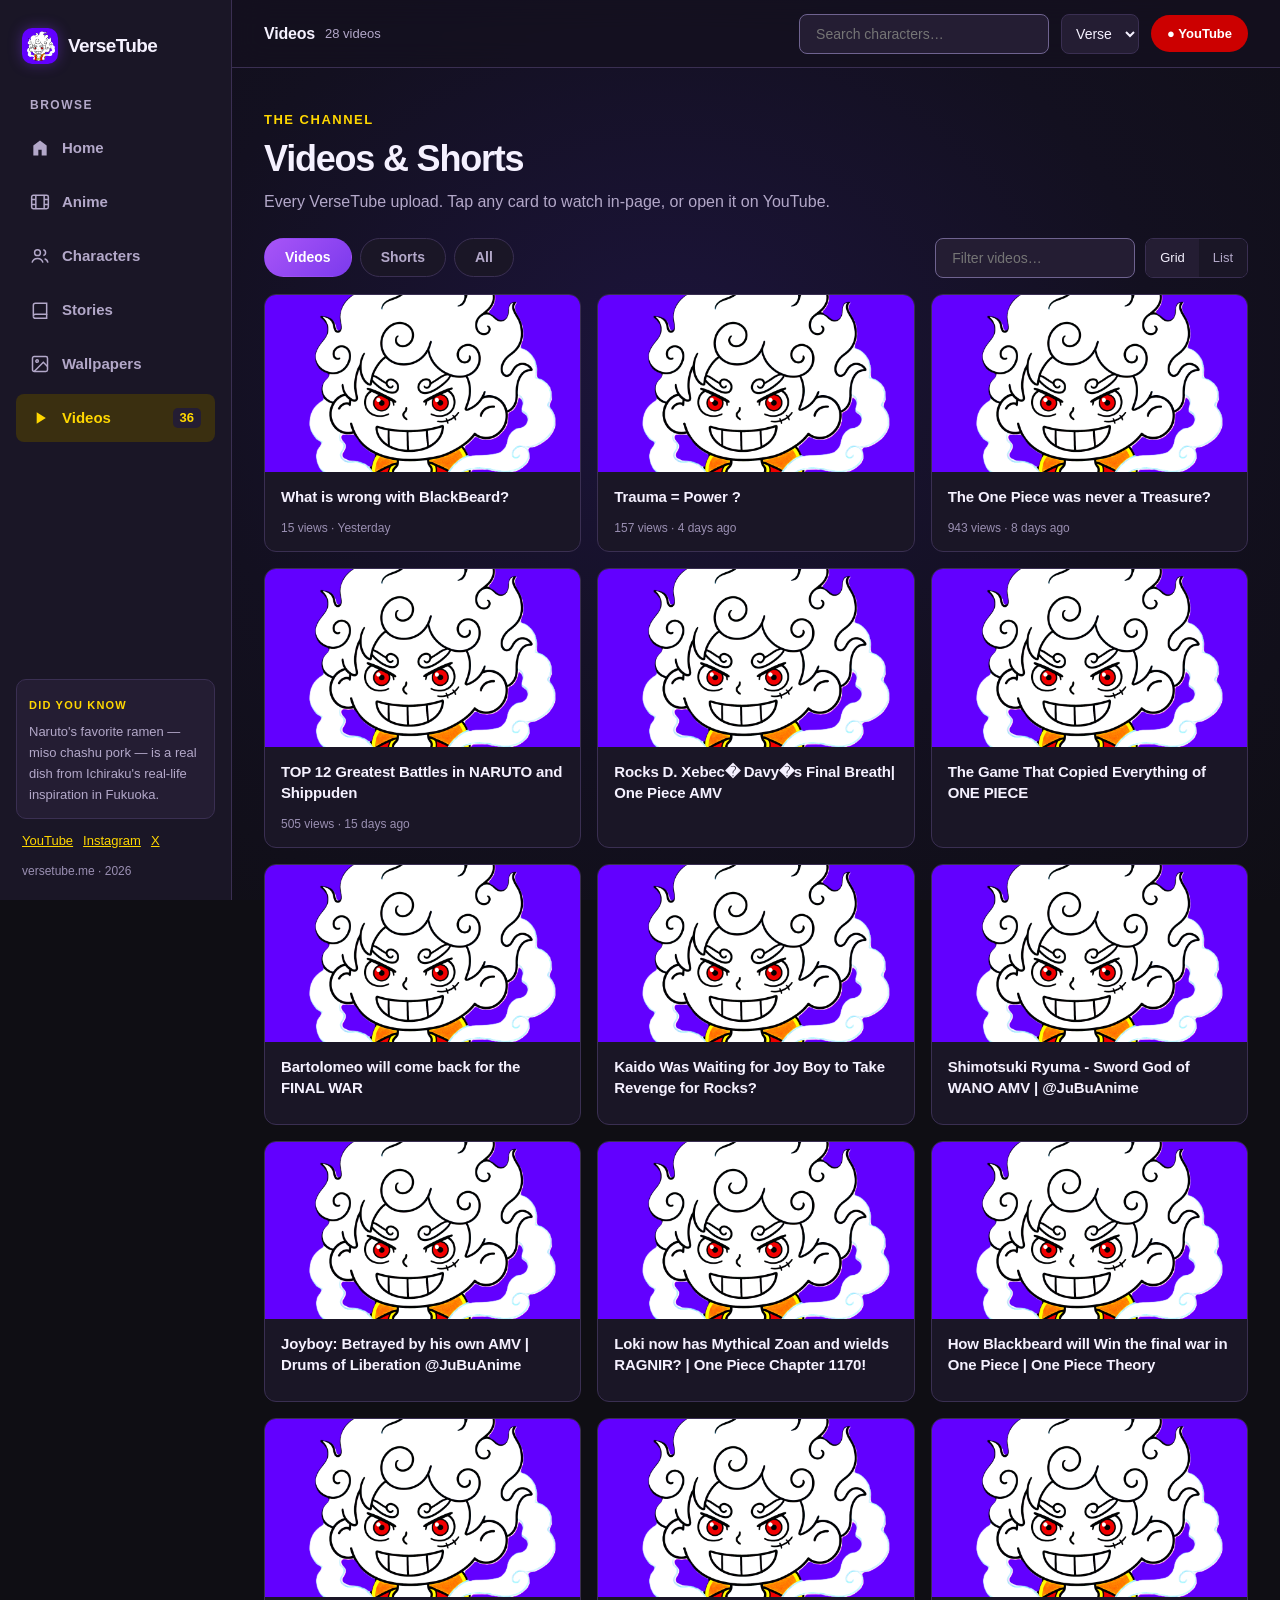
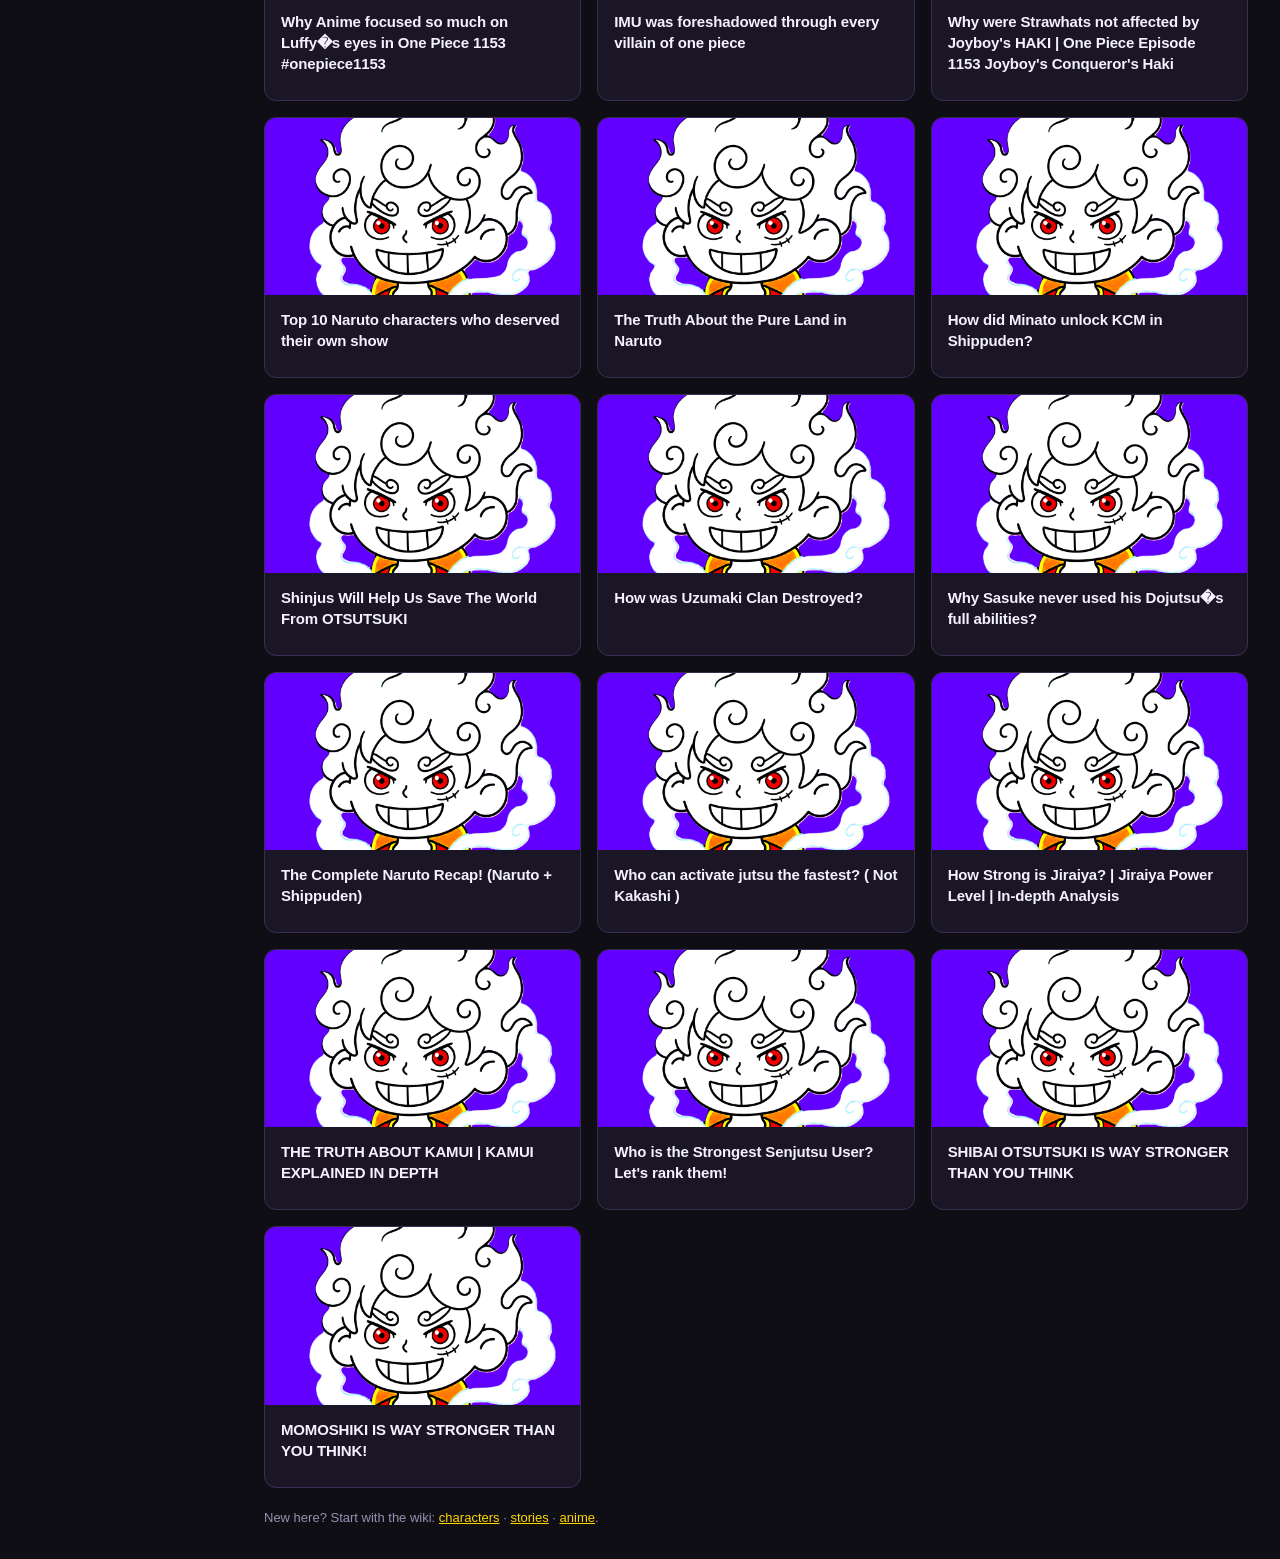
<file: videos.html>
<!DOCTYPE html>
<html lang="en" data-theme="verse">
<head>
<meta charset="UTF-8">
<meta name="viewport" content="width=device-width,initial-scale=1">
<meta name="color-scheme" content="light dark">
<meta name="description" content="VerseTube YouTube videos: Naruto and One Piece theories, recaps, breakdowns and AMVs — watch inline or on YouTube.">
<meta name="keywords" content="anime videos, naruto theories, one piece theories, anime recaps, anime amv, anime breakdowns">
<link rel="canonical" href="https://versetube.me/videos.html">
<meta property="og:type" content="website">
<meta property="og:site_name" content="VerseTube">
<meta property="og:title" content="Anime Videos — Theories, Recaps & AMVs | VerseTube">
<meta property="og:description" content="VerseTube YouTube videos: Naruto and One Piece theories, recaps, breakdowns and AMVs — watch inline or on YouTube.">
<meta property="og:url" content="https://versetube.me/videos.html">
<meta property="og:image" content="https://versetube.me/logo.png">
<meta name="twitter:card" content="summary_large_image">
<meta name="twitter:title" content="Anime Videos — Theories, Recaps & AMVs | VerseTube">
<meta name="twitter:description" content="VerseTube YouTube videos: Naruto and One Piece theories, recaps, breakdowns and AMVs — watch inline or on YouTube.">
<meta name="twitter:image" content="https://versetube.me/logo.png">
<script type="application/ld+json">{"@context":"https://schema.org","@type":"BreadcrumbList","itemListElement":[{"@type":"ListItem","position":1,"name":"Home","item":"https://versetube.me/"},{"@type":"ListItem","position":2,"name":"Videos","item":"https://versetube.me/videos.html"}]}</script>
<link rel="icon" type="image/png" href="/favicon.png">
<title>Anime Videos — Theories, Recaps & AMVs | VerseTube</title>
<link rel="stylesheet" href="/assets/css/verse.css">
<script src="/assets/js/videos.js" defer></script>
<script src="/assets/js/data.js" defer></script>
<script src="/assets/js/site.js" defer></script>
<script src="/assets/js/facts.js" defer></script>
<script src="/assets/js/videos-page.js" defer></script>
</head>
<body>
<a class="skip-link" href="#main">Skip to content</a>
<div class="shell">
<aside class="sidebar">
<a class="brand" href="/"><img src="/logo.png" alt=""><span>VerseTube</span></a>
<div class="nav-heading">BROWSE</div>
<nav class="navigation" aria-label="Main navigation">
<a class="nav-button" data-page="home" href="/"><svg viewBox="0 0 24 24" fill="currentColor"><path d="M4 21V9l8-6 8 6v12h-6v-7h-4v7H4z"/></svg>Home</a>
<a class="nav-button" data-page="anime" href="/anime.html"><svg viewBox="0 0 24 24" fill="none" stroke="currentColor" stroke-width="1.8"><rect x="2" y="4" width="20" height="16" rx="2"/><path d="M7 4v16M17 4v16M2 9h5M2 15h5M17 9h5M17 15h5"/></svg>Anime</a>
<a class="nav-button" data-page="characters" href="/characters.html"><svg viewBox="0 0 24 24" fill="none" stroke="currentColor" stroke-width="1.8"><circle cx="9" cy="8" r="3.5"/><path d="M2.5 20c.8-3.2 3.4-5 6.5-5s5.7 1.8 6.5 5M16 4.6a3.5 3.5 0 0 1 0 6.8M17.5 15.2c2 .6 3.5 2.1 4 4.8"/></svg>Characters</a>
<a class="nav-button" data-page="stories" href="/stories.html"><svg viewBox="0 0 24 24" fill="none" stroke="currentColor" stroke-width="1.8"><path d="M4 19.5A2.5 2.5 0 0 1 6.5 17H20V4H6.5A2.5 2.5 0 0 0 4 6.5v13z"/><path d="M4 19.5A2.5 2.5 0 0 0 6.5 22H20v-5"/></svg>Stories</a>
<a class="nav-button" data-page="wallpapers" href="/wallpapers.html"><svg viewBox="0 0 24 24" fill="none" stroke="currentColor" stroke-width="1.8"><rect x="3" y="3" width="18" height="18" rx="2"/><circle cx="8.5" cy="8.5" r="1.5"/><path d="m21 15-5-5L5 21"/></svg>Wallpapers</a>
<a class="nav-button" data-page="videos" href="/videos.html"><svg viewBox="0 0 24 24" fill="currentColor"><path d="M8 5v14l11-7z"/></svg>Videos<span class="nav-count" id="navVideoCount">0</span></a>
</nav>
<div class="sidebar-bottom">
<div class="mini-panel"><span class="eyebrow">DID YOU KNOW</span><p id="factLine">Loading anime facts…</p></div>
<div class="social-row"><a href="https://www.youtube.com/@TheVerseTube" target="_blank" rel="noopener">YouTube</a><a href="https://www.instagram.com/versetube07/" target="_blank" rel="noopener">Instagram</a><a href="https://x.com/VerseTube007" target="_blank" rel="noopener">X</a></div>
<div class="version">versetube.me · <span id="year"></span></div>
</div>
</aside>
<div class="workspace">
<header class="topbar">
<div class="breadcrumb"><strong id="crumbTitle">Videos</strong><span class="crumb-sub" id="videoCount"></span></div>
<div class="topbar-actions">
<input id="topSearch" class="search-box" type="text" placeholder="Search characters…" aria-label="Search characters">
<select id="theme" class="theme-select" aria-label="Appearance"><option value="verse">Verse</option><option value="black">Black</option><option value="white">White</option></select>
<a class="yt-link" href="https://www.youtube.com/@TheVerseTube" target="_blank" rel="noopener">● YouTube</a>
</div>
</header>
<main id="main">
<div class="intro"><div>
<p class="eyebrow">THE CHANNEL</p>
<h1>Videos & Shorts</h1>
<p>Every VerseTube upload. Tap any card to watch in-page, or open it on YouTube.</p>
</div></div>
<div class="toolbar">
<div class="filter-tabs" id="typeTabs">
<button data-mode="videos" class="active">Videos</button>
<button data-mode="shorts">Shorts</button>
<button data-mode="all">All</button>
</div>
<div style="display:flex;gap:10px;align-items:center">
<input id="videoSearch" class="search-box" type="text" placeholder="Filter videos…" aria-label="Filter videos" style="width:200px">
<div class="layout-switch" role="group" aria-label="Layout">
<button data-layout="grid" aria-pressed="true">Grid</button>
<button data-layout="list" aria-pressed="false">List</button>
</div>
</div>
</div>
<div class="card-grid" id="videoGrid"></div>
<p class="footnote">New here? Start with the wiki: <a href="/characters.html">characters</a> · <a href="/stories.html">stories</a> · <a href="/anime.html">anime</a>.</p>
</main>
</div>
</div>
<dialog id="detailDialog" aria-labelledby="detailTitle">
<div class="detail-shell">
<button class="dialog-close" id="detailClose" aria-label="Close details">×</button>
<div class="detail-header">
<div class="detail-art" id="detailArt"></div>
<div class="detail-heading"><div class="detail-platform" id="detailEyebrow"></div><h2 id="detailTitle"></h2><p id="detailSub"></p></div>
</div>
<div class="detail-facts"><div class="fact-grid" id="detailFacts"></div></div>
<div class="detail-tabs" id="detailTabs" role="tablist"></div>
<div class="detail-body" id="detailBody"></div>
<footer class="detail-footer"><div id="detailFoot"></div></footer>
</div>
</dialog>
<div class="player-overlay" id="playerOverlay">
<button class="dialog-close" id="playerClose" aria-label="Close player" style="top:16px;left:16px;right:auto">×</button>
<div class="player-wrap" id="playerWrap"></div>
<a id="watchOnYt" class="button primary" style="margin-top:16px" href="#" target="_blank" rel="noopener">Watch on YouTube</a>
</div>
<div class="toast" id="toast" role="status" hidden></div>
</body>
</html>
</file>
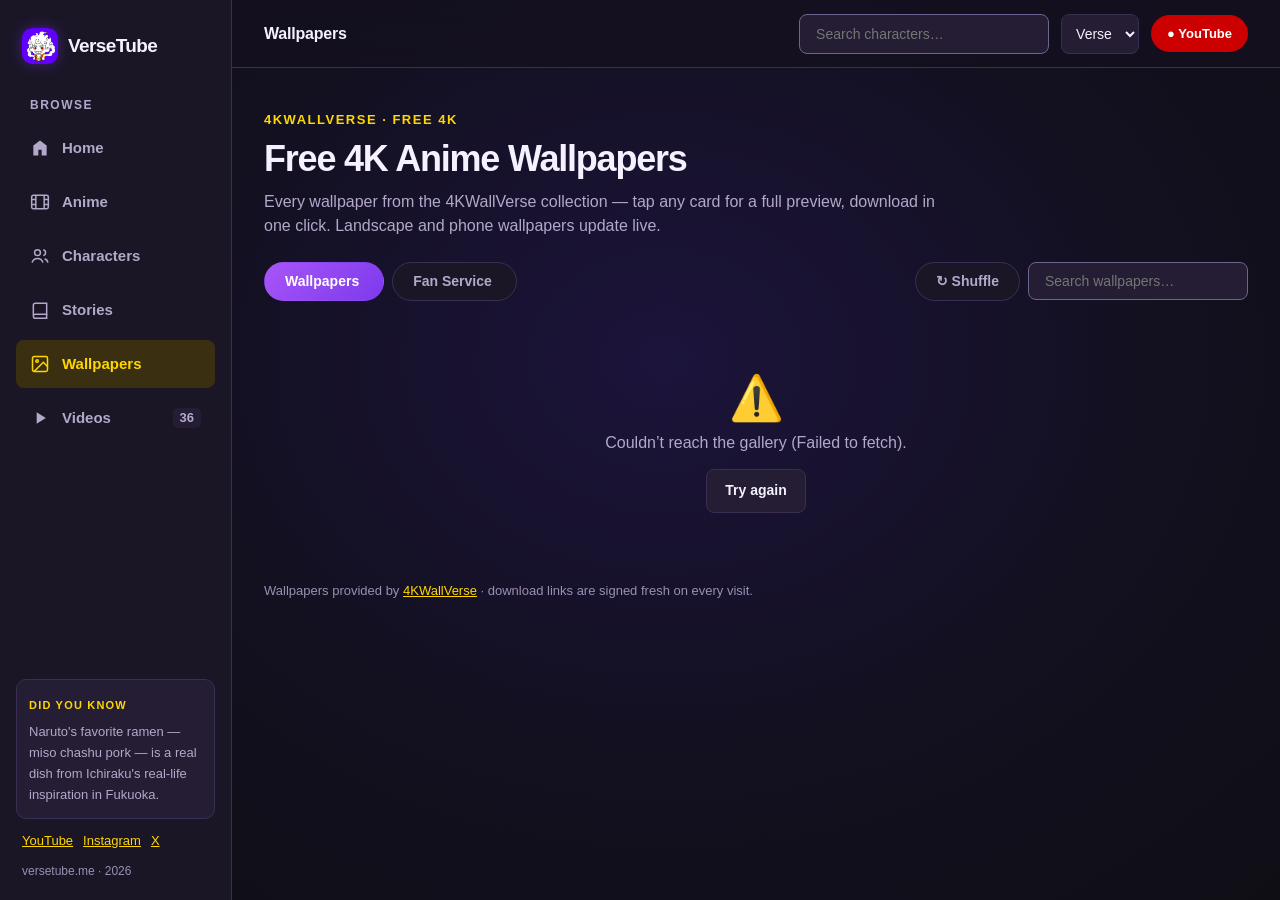
<file: wallpapers.html>
<!DOCTYPE html>
<html lang="en" data-theme="verse">
<head>
<meta charset="UTF-8">
<meta name="viewport" content="width=device-width,initial-scale=1">
<meta name="color-scheme" content="light dark">
<meta name="description" content="Download free 4K anime wallpapers for phone and desktop. Search and preview hundreds of HD anime wallpapers from the 4KWallVerse collection.">
<meta name="keywords" content="4k anime wallpapers, hd anime wallpapers, anime phone wallpaper, anime desktop background, free anime wallpapers">
<link rel="canonical" href="https://versetube.me/wallpapers.html">
<meta property="og:type" content="website">
<meta property="og:site_name" content="VerseTube">
<meta property="og:title" content="Free 4K Anime Wallpapers — Phone & Desktop HD | VerseTube">
<meta property="og:description" content="Download free 4K anime wallpapers for phone and desktop. Search and preview hundreds of HD anime wallpapers from the 4KWallVerse collection.">
<meta property="og:url" content="https://versetube.me/wallpapers.html">
<meta property="og:image" content="https://versetube.me/logo.png">
<meta name="twitter:card" content="summary_large_image">
<meta name="twitter:title" content="Free 4K Anime Wallpapers — Phone & Desktop HD | VerseTube">
<meta name="twitter:description" content="Download free 4K anime wallpapers for phone and desktop. Search and preview hundreds of HD anime wallpapers from the 4KWallVerse collection.">
<meta name="twitter:image" content="https://versetube.me/logo.png">
<script type="application/ld+json">{"@context":"https://schema.org","@type":"BreadcrumbList","itemListElement":[{"@type":"ListItem","position":1,"name":"Home","item":"https://versetube.me/"},{"@type":"ListItem","position":2,"name":"Wallpapers","item":"https://versetube.me/wallpapers.html"}]}</script>
<link rel="icon" type="image/png" href="/favicon.png">
<title>Free 4K Anime Wallpapers — Phone & Desktop HD | VerseTube</title>
<link rel="stylesheet" href="/assets/css/verse.css">
<script src="/assets/js/videos.js" defer></script>
<script src="/assets/js/data.js" defer></script>
<script src="/assets/js/site.js" defer></script>
<script src="/assets/js/facts.js" defer></script>
<script src="/assets/js/wallpapers.js" defer></script>
</head>
<body>
<a class="skip-link" href="#main">Skip to content</a>
<div class="shell">
<aside class="sidebar">
<a class="brand" href="/"><img src="/logo.png" alt=""><span>VerseTube</span></a>
<div class="nav-heading">BROWSE</div>
<nav class="navigation" aria-label="Main navigation">
<a class="nav-button" data-page="home" href="/"><svg viewBox="0 0 24 24" fill="currentColor"><path d="M4 21V9l8-6 8 6v12h-6v-7h-4v7H4z"/></svg>Home</a>
<a class="nav-button" data-page="anime" href="/anime.html"><svg viewBox="0 0 24 24" fill="none" stroke="currentColor" stroke-width="1.8"><rect x="2" y="4" width="20" height="16" rx="2"/><path d="M7 4v16M17 4v16M2 9h5M2 15h5M17 9h5M17 15h5"/></svg>Anime</a>
<a class="nav-button" data-page="characters" href="/characters.html"><svg viewBox="0 0 24 24" fill="none" stroke="currentColor" stroke-width="1.8"><circle cx="9" cy="8" r="3.5"/><path d="M2.5 20c.8-3.2 3.4-5 6.5-5s5.7 1.8 6.5 5M16 4.6a3.5 3.5 0 0 1 0 6.8M17.5 15.2c2 .6 3.5 2.1 4 4.8"/></svg>Characters</a>
<a class="nav-button" data-page="stories" href="/stories.html"><svg viewBox="0 0 24 24" fill="none" stroke="currentColor" stroke-width="1.8"><path d="M4 19.5A2.5 2.5 0 0 1 6.5 17H20V4H6.5A2.5 2.5 0 0 0 4 6.5v13z"/><path d="M4 19.5A2.5 2.5 0 0 0 6.5 22H20v-5"/></svg>Stories</a>
<a class="nav-button" data-page="wallpapers" href="/wallpapers.html"><svg viewBox="0 0 24 24" fill="none" stroke="currentColor" stroke-width="1.8"><rect x="3" y="3" width="18" height="18" rx="2"/><circle cx="8.5" cy="8.5" r="1.5"/><path d="m21 15-5-5L5 21"/></svg>Wallpapers</a>
<a class="nav-button" data-page="videos" href="/videos.html"><svg viewBox="0 0 24 24" fill="currentColor"><path d="M8 5v14l11-7z"/></svg>Videos<span class="nav-count" id="navVideoCount">0</span></a>
</nav>
<div class="sidebar-bottom">
<div class="mini-panel"><span class="eyebrow">DID YOU KNOW</span><p id="factLine">Loading anime facts…</p></div>
<div class="social-row"><a href="https://www.youtube.com/@TheVerseTube" target="_blank" rel="noopener">YouTube</a><a href="https://www.instagram.com/versetube07/" target="_blank" rel="noopener">Instagram</a><a href="https://x.com/VerseTube007" target="_blank" rel="noopener">X</a></div>
<div class="version">versetube.me · <span id="year"></span></div>
</div>
</aside>
<div class="workspace">
<header class="topbar">
<div class="breadcrumb"><strong id="crumbTitle">Wallpapers</strong><span class="crumb-sub" id="wallCount"></span></div>
<div class="topbar-actions">
<input id="topSearch" class="search-box" type="text" placeholder="Search characters…" aria-label="Search characters">
<select id="theme" class="theme-select" aria-label="Appearance"><option value="verse">Verse</option><option value="black">Black</option><option value="white">White</option></select>
<a class="yt-link" href="https://www.youtube.com/@TheVerseTube" target="_blank" rel="noopener">● YouTube</a>
</div>
</header>
<main id="main">
<div class="intro"><div>
<p class="eyebrow">4KWALLVERSE · FREE 4K</p>
<h1>Free 4K Anime Wallpapers</h1>
<p>Every wallpaper from the 4KWallVerse collection — tap any card for a full preview, download in one click. Landscape and phone wallpapers update live.</p>
</div></div>
<div class="toolbar">
<div class="filter-tabs" id="wallTabs">
<button type="button" data-section="main" class="active">Wallpapers <span class="tab-count" id="cntMain"></span></button>
<button type="button" data-section="fan">Fan Service <span class="tab-count" id="cntFan"></span></button>
</div>
<div class="filter-tabs" id="wallTools">
<button type="button" id="shuffleBtn">↻ Shuffle</button>
<input id="wallSearch" class="search-box" type="text" placeholder="Search wallpapers…" aria-label="Search wallpapers" style="width:220px">
</div>
</div>
<div class="wall-loading" id="wallLoading"><div class="bar"></div>Loading wallpapers…</div>
<div class="empty-state" id="wallErr" hidden>
<div class="big">⚠️</div>
<p id="wallErrMsg">Couldn’t reach the gallery.</p>
<button class="button" id="wallRetry" type="button" style="margin-top:14px">Try again</button>
</div>
<div class="empty-state" id="wallEmpty" hidden>
<div class="big">🖼️</div>
<p>Nothing found — try a different search!</p>
</div>
<section class="wall-group" id="grpLand" hidden>
<div class="wall-group-head" id="headLand">16:9 · Landscape</div>
<div class="card-grid wall-grid" id="gridLand"></div>
</section>
<section class="wall-group" id="grpPort" hidden>
<div class="wall-group-head" id="headPort">9:16 · Portrait</div>
<div class="card-grid wall-grid portrait" id="gridPort"></div>
</section>
<p class="footnote">Wallpapers provided by <a href="https://4kwallverse.vercel.app" target="_blank" rel="noopener">4KWallVerse</a> · download links are signed fresh on every visit.</p>
</main>
</div>
</div>
<div class="wall-lb" id="wallLb" role="dialog" aria-modal="true" aria-label="Wallpaper preview">
<button class="wall-lb-close" id="lbClose" aria-label="Close preview">×</button>
<button class="wall-lb-nav prev" id="lbPrev" aria-label="Previous wallpaper">‹</button>
<button class="wall-lb-nav next" id="lbNext" aria-label="Next wallpaper">›</button>
<div class="wall-lb-stage"><img id="lbImg" alt="Wallpaper preview"></div>
<div class="wall-lb-bar">
<div class="wall-lb-info"><strong id="lbName"></strong><span id="lbMeta"></span></div>
<a class="button primary" id="lbDl" href="#" target="_blank" rel="noopener">⬇ Download 4K</a>
</div>
</div>
<div class="toast" id="toast" role="status" hidden></div>
</body>
</html>
</file>
<file: assets/css/verse.css>
/* VerseTube shell — inspired by the DownloadVerse app shell:
   sticky icon sidebar + workspace topbar, theme tokens, panels, cards,
   filter tabs, layout switch, tabbed detail dialog, toast. */
@charset "UTF-8";
:root{
  --bg:#0f0e14;--surface:#1a1626;--soft:#241d33;--hover:#2e2540;
  --text:#f5f1ff;--muted:#b3a8c9;--faint:#9a8fb2;
  --border:#3a2f52;--input-border:#6f6390;
  --accent:#ffd700;--accent-soft:#3a2f10;
  --primary:#7c3aed;--primary-text:#fff;--primary-hover:#6d28d9;
  --green:#91d6ad;--green-soft:#1d302b;--red:#ffb4b0;--red-soft:#38232e;
  --orange:#edc593;--orange-soft:#352b2c;
  --shadow:0 12px 36px #08061055;--radius:12px;--side-width:232px;
  color-scheme:dark;
  font:16px/1.5 -apple-system,BlinkMacSystemFont,"Segoe UI",sans-serif;
}
:root[data-theme="black"]{
  --bg:#0b0b0b;--surface:#141414;--soft:#1e1e1e;--hover:#282828;
  --text:#f5f5f5;--muted:#b1b1b1;--faint:#a0a0a0;--border:#383838;--input-border:#777;
  --accent:#ffd700;--accent-soft:#2b270f;--primary:#e5c100;--primary-text:#111;--primary-hover:#c9a900;
  color-scheme:dark;
}
:root[data-theme="white"]{
  --bg:#f7f7f5;--surface:#fff;--soft:#f0f0ed;--hover:#eaeae6;
  --text:#252523;--muted:#62625d;--faint:#6a6a65;--border:#d9d9d3;--input-border:#81817a;
  --accent:#7c3aed;--accent-soft:#efe7fd;--primary:#6d28d9;--primary-text:#fff;--primary-hover:#5b21b6;
  --green:#247046;--green-soft:#eaf4ed;--red:#b53131;--red-soft:#fff0ee;--orange:#885519;--orange-soft:#fbf0df;
  --shadow:0 4px 16px #00000010;color-scheme:light;
}
*{box-sizing:border-box}
body{margin:0;background:radial-gradient(ellipse at 52% 40%,#1c143b 0%,#131020 52%,#0f0e14 100%) fixed,var(--bg);color:var(--text)}
:root[data-theme="black"] body{background:var(--bg)}
:root[data-theme="white"] body{background:var(--bg)}
button,input,select,textarea{font:inherit;color:inherit}
button{cursor:pointer}button:disabled{cursor:not-allowed;opacity:.55}
a{color:var(--accent)}[hidden]{display:none!important}
:focus-visible{outline:3px solid var(--accent);outline-offset:3px}
h1,h2,h3,p{margin:0}h1{font-size:36px;line-height:1.18;letter-spacing:-1.2px;font-weight:700}
h2{font-size:23px;line-height:1.3;letter-spacing:-.45px;font-weight:650}
h3{font-size:17px;line-height:1.4;letter-spacing:-.15px}
p{color:var(--muted)}
.skip-link{position:absolute;top:-100px;left:24px;z-index:99;padding:12px;background:var(--surface)}
.skip-link:focus{top:12px}
/* ---- shell ---- */
.shell{min-height:100vh;display:grid;grid-template-columns:var(--side-width) minmax(0,1fr)}
.sidebar{position:sticky;top:0;height:100vh;background:var(--surface);border-right:1px solid var(--border);display:flex;flex-direction:column;padding:24px 16px 20px;z-index:2}
.brand{display:flex;align-items:center;gap:10px;text-decoration:none;color:var(--text);font-size:19px;font-weight:700;letter-spacing:-.6px;padding:0 6px;min-height:44px;white-space:nowrap}
.brand img{width:36px;height:36px;border-radius:10px;object-fit:cover;flex:none;box-shadow:0 0 14px #7c3aed66}
.brand small{display:block;font-size:10px;letter-spacing:1.2px;color:var(--muted);font-weight:600;white-space:normal;line-height:1.35}
.nav-heading{font-size:12px;letter-spacing:1.5px;font-weight:650;color:var(--muted);padding:28px 14px 10px}
.navigation{display:grid;gap:6px}
.nav-button{border:0;background:none;display:flex;align-items:center;text-align:left;gap:12px;min-height:48px;border-radius:8px;padding:12px 14px;font-size:15px;color:var(--muted);width:100%;font-weight:550;text-decoration:none}
.nav-button svg{width:20px;height:20px;flex-shrink:0}
.nav-button:hover{background:var(--hover);color:var(--text)}
.nav-button.active{background:var(--accent-soft);color:var(--accent)}
.nav-count{margin-left:auto;padding:0 7px;min-width:23px;border-radius:5px;background:var(--soft);font-size:13px;text-align:center}
.sidebar-bottom{margin-top:auto;padding-top:16px;display:grid;gap:12px}
.mini-panel{border:1px solid var(--border);border-radius:10px;padding:12px;background:var(--soft)}
.mini-panel .eyebrow{font-size:11px;letter-spacing:1.2px;color:var(--accent);font-weight:700}
.mini-panel p{font-size:13px;line-height:1.6;margin-top:6px}
.version{font-size:12px;color:var(--faint);padding:0 6px}
.social-row{display:flex;gap:10px;padding:0 6px;font-size:13px}
/* ---- workspace ---- */
.workspace{min-width:0;display:flex;flex-direction:column}
.topbar{position:sticky;top:0;z-index:5;height:68px;display:flex;align-items:center;gap:16px;padding:0 32px;background:#15111fbf;backdrop-filter:blur(14px);border-bottom:1px solid var(--border)}
:root[data-theme="white"] .topbar{background:#ffffffe6}
:root[data-theme="black"] .topbar{background:#0b0b0bd9}
.breadcrumb{display:flex;align-items:center;gap:10px;min-width:0}
.breadcrumb strong{font-size:16px;letter-spacing:-.2px;white-space:nowrap}
.breadcrumb .crumb-sub{font-size:13px;color:var(--muted);white-space:nowrap;overflow:hidden;text-overflow:ellipsis}
.topbar-actions{margin-left:auto;display:flex;align-items:center;gap:12px}
.search-box{background:var(--soft);border:1px solid var(--border);border-radius:20px;height:40px;padding:0 16px;font-size:14px;width:250px;outline:none;color:var(--text)}
.search-box:focus{border-color:var(--accent)}
.theme-select{min-height:40px;border:1px solid var(--border);background:var(--soft);font-size:14px;border-radius:8px;padding:0 10px}
.yt-link{display:inline-flex;align-items:center;gap:8px;background:#c00;color:#fff;border-radius:20px;padding:9px 16px;font-size:13px;font-weight:600;text-decoration:none;white-space:nowrap}
.yt-link:hover{background:#a00}
main{padding:32px;max-width:1184px;width:100%;margin:0 auto}
/* ---- intro / hero ---- */
.intro{display:flex;align-items:flex-start;gap:24px;margin-bottom:24px}
.intro h1{max-width:760px}
.intro p{max-width:680px;margin-top:10px}
.eyebrow{font-size:13px;letter-spacing:1.5px;margin-bottom:8px;color:var(--accent);font-weight:700}
.hero-art{width:150px;flex-shrink:0;border-radius:14px;border:1px solid var(--border);background:linear-gradient(135deg,#7c3aed55,#ffd70033);display:grid;place-items:center;font-size:52px;padding:18px 0}
.actions-row{display:flex;gap:12px;flex-wrap:wrap;margin-top:16px}
/* ---- buttons / inputs ---- */
.button{border:1px solid var(--border);background:var(--soft);border-radius:8px;min-height:44px;padding:0 18px;font-size:14px;font-weight:600;display:inline-flex;align-items:center;gap:8px;text-decoration:none;color:var(--text)}
.button:hover{background:var(--hover)}
.button.primary{background:linear-gradient(135deg,#a855f7,#7c3aed);border-color:transparent;color:#fff}
.button.primary:hover{filter:brightness(1.1)}
.text-button{border:0;background:none;color:var(--accent);font-size:14px;font-weight:600;padding:8px}
select,input[type="text"],textarea{background-color:var(--soft);border:1px solid var(--input-border);border-radius:8px;color:var(--text)}
/* ---- panels / sections ---- */
.panel{background:var(--surface);border:1px solid var(--border);border-radius:var(--radius);box-shadow:var(--shadow);padding:24px}
.section-top{display:flex;align-items:flex-end;justify-content:space-between;gap:16px;margin:28px 0 16px}
.section-top:first-child{margin-top:0}
.section-top p{font-size:14px;margin-top:4px}
.section-link{font-size:14px;font-weight:600;white-space:nowrap}
/* ---- filter tabs + layout switch ---- */
.filter-tabs{display:flex;gap:8px;flex-wrap:wrap}
.filter-tabs button{background:var(--surface);border:1px solid var(--border);color:var(--muted);padding:8px 20px;font-size:14px;font-weight:600;cursor:pointer;border-radius:20px}
.filter-tabs button.active{color:#fff;background:linear-gradient(135deg,#a855f7,#7c3aed);border-color:transparent}
.layout-switch{display:inline-flex;border:1px solid var(--border);border-radius:8px;overflow:hidden}
.layout-switch button{border:0;background:var(--surface);color:var(--muted);font-size:13px;padding:9px 14px;display:inline-flex;gap:6px;align-items:center}
.layout-switch button[aria-pressed="true"]{background:var(--soft);color:var(--text)}
.toolbar{display:flex;align-items:center;justify-content:space-between;gap:12px;flex-wrap:wrap;margin-bottom:16px}
/* ---- cards ---- */
.card-grid{display:grid;grid-template-columns:repeat(3,minmax(0,1fr));gap:16px}
.media-card{background:var(--surface);border:1px solid var(--border);border-radius:var(--radius);overflow:hidden;cursor:pointer;transition:transform .18s,border-color .18s;display:flex;flex-direction:column}
.media-card:hover{transform:translateY(-3px);border-color:var(--accent)}
.card-art{position:relative;aspect-ratio:16/9;background:var(--soft);overflow:hidden}
.card-art.portrait{aspect-ratio:3/4}
.card-art img{position:absolute;inset:0;width:100%;height:100%;object-fit:cover;display:block;border:0}
.card-art .letter-fallback{position:absolute;inset:0;display:grid;place-items:center;font-size:56px;font-weight:800;color:var(--faint)}
.card-badges{position:absolute;top:8px;left:8px;display:flex;gap:6px}
.badge{font-size:12px;font-weight:700;padding:3px 10px;border-radius:12px;background:#000000b3;color:#fff}
.badge.gold{background:#ffd700;color:#111}
.badge.purple{background:#7c3aed;color:#fff}
.badge.live{background:var(--green-soft);color:var(--green);border:1px solid currentColor}
.badge.cache{background:var(--soft);color:var(--muted);border:1px solid var(--border)}
.card-body{padding:14px 16px;display:grid;gap:6px;flex:1}
.card-body h3{font-size:15px}
.card-sub{font-size:13px;color:var(--muted);line-height:1.55;display:-webkit-box;-webkit-line-clamp:2;-webkit-box-orient:vertical;overflow:hidden}
.card-meta{font-size:12px;color:var(--faint);margin-top:auto;padding-top:6px}
/* list layout */
.card-grid.list{grid-template-columns:1fr}
.card-grid.list .media-card{flex-direction:row}
.card-grid.list .card-art{width:280px;flex-shrink:0;aspect-ratio:16/9}
.card-grid.list .card-art.portrait{width:130px;aspect-ratio:3/4}
/* shorts shelf */
.shorts-shelf{display:flex;gap:12px;overflow-x:auto;padding:4px 0 12px}
.short-card{flex:0 0 180px;cursor:pointer;border-radius:10px;overflow:hidden;background:var(--surface);border:1px solid var(--border)}
.short-card:hover{border-color:var(--accent)}
.short-card .thumb{aspect-ratio:9/16;background:var(--soft)}
.short-card .thumb img{width:100%;height:100%;object-fit:cover;display:block}
.short-card .info{padding:8px 10px}
.short-card .title{font-size:13px;font-weight:500;display:-webkit-box;-webkit-line-clamp:2;-webkit-box-orient:vertical;overflow:hidden}
.short-card .meta{font-size:11px;color:var(--faint);margin-top:2px}
/* ---- detail dialog ---- */
dialog{border:1px solid var(--border);padding:0;border-radius:16px;background:var(--surface);color:var(--text);width:min(820px,calc(100vw - 48px));max-height:90vh;box-shadow:0 24px 100px #0009;overflow:hidden}
dialog::backdrop{background:#0009;backdrop-filter:blur(3px)}
.detail-shell{display:flex;flex-direction:column;max-height:90vh}
.detail-header{display:grid;grid-template-columns:150px minmax(0,1fr);gap:20px;padding:28px 64px 20px 28px}
.detail-art{height:200px;border-radius:10px;overflow:hidden;background:var(--soft);position:relative}
.detail-art img{position:absolute;inset:0;width:100%;height:100%;object-fit:cover;display:block;border:0}
.detail-platform{font-size:13px;color:var(--accent);margin-bottom:6px;font-weight:700;letter-spacing:1px}
.detail-heading h2{font-size:22px}
.detail-heading p{font-size:14px;margin-top:8px}
.detail-tabs{display:flex;gap:24px;border-bottom:1px solid var(--border);padding:0 28px}
.detail-tabs button{border:0;border-bottom:2px solid transparent;background:none;padding:12px 2px;font-size:14px;color:var(--muted)}
.detail-tabs button[aria-selected="true"]{border-bottom-color:var(--accent);color:var(--accent);font-weight:700}
.detail-body{padding:24px 28px;overflow-y:auto;min-height:200px}
.detail-facts{padding:0 28px 2px}
.detail-body h4{margin:18px 0 8px;font-size:14px;letter-spacing:.5px}
.detail-body h4:first-child{margin-top:0}
.fact-grid{display:grid;grid-template-columns:repeat(3,minmax(0,1fr));gap:10px;margin-bottom:16px}
.fact{padding:12px;background:var(--soft);border-radius:8px;min-width:0}
.fact span{display:block;font-size:12px;color:var(--muted);margin-bottom:4px}
.fact strong{font-size:14px;font-weight:600}
.wiki-text{font-size:15px;line-height:1.7;white-space:pre-line}
.wiki-text p{margin-bottom:10px}
.mini-video{display:flex;gap:10px;align-items:center;padding:8px;border-radius:8px;cursor:pointer}
.mini-video:hover{background:var(--soft)}
.mini-video img{width:120px;aspect-ratio:16/9;object-fit:cover;border-radius:6px;flex-shrink:0}
.mini-video span{font-size:13px}
.dialog-close{position:absolute;right:14px;top:14px;z-index:1;background:var(--soft);border:1px solid var(--border);border-radius:50%;width:36px;height:36px;font-size:18px;line-height:1;color:var(--text)}
.detail-footer{padding:14px 28px;border-top:1px solid var(--border);display:flex;justify-content:space-between;align-items:center;gap:12px;font-size:13px;color:var(--muted)}
/* ---- misc ---- */
.skel{background:linear-gradient(90deg,var(--soft) 25%,var(--hover) 50%,var(--soft) 75%);background-size:800px 100%;animation:shimmer 1.4s infinite linear;border-radius:12px}
@keyframes shimmer{0%{background-position:-400px 0}100%{background-position:400px 0}}
.empty-state{text-align:center;padding:48px 20px;color:var(--muted)}
.empty-state .big{font-size:44px}
.toast{position:fixed;bottom:24px;left:50%;transform:translateX(-50%);background:var(--surface);border:1px solid var(--border);color:var(--text);padding:12px 22px;border-radius:10px;font-size:14px;z-index:99;box-shadow:var(--shadow);max-width:min(560px,calc(100vw - 40px))}
.footnote{font-size:13px;color:var(--faint);margin-top:20px}
.src-note{font-size:12px;color:var(--faint)}
.player-overlay{position:fixed;inset:0;background:#000000e6;z-index:60;display:none;align-items:center;justify-content:center;flex-direction:column;padding:20px}
.player-overlay.show{display:flex}
.player-wrap{width:90%;max-width:960px;aspect-ratio:16/9;border-radius:12px;overflow:hidden;background:#000}
.player-wrap iframe{width:100%;height:100%;border:none}
@media(max-width:1190px){:root{--side-width:216px}.card-grid{grid-template-columns:repeat(2,minmax(0,1fr))}}
@media(max-width:850px){:root{--side-width:184px}.search-box{width:160px}.intro h1{font-size:29px}.hero-art{display:none}}
@media(max-width:620px){
  :root{--side-width:0px}.shell{display:block}
  .sidebar{position:static;height:auto;border:0;border-bottom:1px solid var(--border);padding:12px 12px 8px}
  .brand{font-size:17px}.navigation{grid-template-columns:repeat(6,1fr);gap:4px}
  .nav-button{flex-direction:column;gap:4px;font-size:11px;min-height:52px;padding:8px 2px;text-align:center;justify-content:center}
  .nav-button svg{width:18px;height:18px}.nav-count{display:none}
  .nav-heading,.sidebar-bottom{display:none}
  .topbar{padding:0 16px;height:auto;min-height:56px;flex-wrap:wrap;padding-top:8px;padding-bottom:8px}
  .search-box{width:140px;height:36px}.yt-link{display:none}
  main{padding:20px 16px 28px}
  .card-grid{grid-template-columns:1fr}
  .card-grid.list .card-art{width:160px}
  .detail-header{grid-template-columns:110px minmax(0,1fr);padding:20px 52px 16px 16px}
  .detail-art{height:150px}.fact-grid{grid-template-columns:1fr 1fr}
}
@media(prefers-reduced-motion:reduce){*{animation:none!important;transition:none!important}}
/* ---- wallpapers ---- */
.tab-count{font-size:11px;opacity:.6;margin-left:4px}
#wallTools{align-items:center}
#wallTools .search-box{height:38px}
.wall-loading{display:flex;flex-direction:column;align-items:center;gap:16px;padding:64px 0;color:var(--muted);font-size:14px}
.wall-loading .bar{width:220px;height:6px;border-radius:999px;background:var(--soft);overflow:hidden;position:relative}
.wall-loading .bar::after{content:"";position:absolute;top:0;bottom:0;width:40%;background:linear-gradient(135deg,#a855f7,#7c3aed);border-radius:999px;animation:wallbar 1.1s ease-in-out infinite}
@keyframes wallbar{0%{left:-40%}100%{left:100%}}
.wall-group{margin-top:4px}
.wall-group+.wall-group{margin-top:30px}
.wall-group-head{font-size:13px;font-weight:700;letter-spacing:1.4px;color:var(--muted);margin:0 0 14px;text-transform:uppercase}
.wall-grid{grid-template-columns:repeat(auto-fill,minmax(270px,1fr));gap:16px}
.wall-grid.portrait{grid-template-columns:repeat(auto-fill,minmax(170px,1fr))}
.wall-card{background:var(--surface);border:1px solid var(--border);border-radius:14px;overflow:hidden;cursor:pointer;transition:transform .18s ease,border-color .18s,box-shadow .18s}
.wall-card:hover{transform:translateY(-3px);border-color:var(--accent);box-shadow:var(--shadow)}
.wall-thumb{position:relative;background:var(--soft);overflow:hidden}
.wall-thumb img{width:100%;height:100%;object-fit:cover;display:block;opacity:0;transition:opacity .3s}
.wall-thumb img.on{opacity:1}
.wall-badge{position:absolute;right:8px;bottom:8px;background:rgba(0,0,0,.72);color:#fff;font-size:11px;font-weight:700;letter-spacing:1.2px;padding:3px 8px;border-radius:6px}
.wall-info{display:flex;gap:10px;align-items:center;padding:10px 12px}
.wall-text{flex:1;min-width:0}
.wall-name{font-size:14px;font-weight:600;white-space:nowrap;overflow:hidden;text-overflow:ellipsis}
.wall-sub{font-size:12px;color:var(--muted);margin-top:2px}
.wall-dl{font-size:12px;font-weight:700;padding:7px 14px;border-radius:999px;border:1px solid var(--accent);color:var(--accent);text-decoration:none;flex-shrink:0;transition:.15s}
.wall-dl:hover{background:var(--accent);color:#111}
.wall-lb{position:fixed;inset:0;background:rgba(0,0,0,.9);z-index:80;display:none;align-items:center;justify-content:center;flex-direction:column;padding:26px 18px}
.wall-lb.show{display:flex}
.wall-lb-stage img{max-width:90vw;max-height:72vh;object-fit:contain;border-radius:12px;background:#000;box-shadow:0 24px 70px rgba(0,0,0,.6)}
.wall-lb-close,.wall-lb-nav{position:absolute;background:var(--surface);border:1px solid var(--border);color:var(--text);cursor:pointer;border-radius:50%;width:44px;height:44px;font-size:22px;line-height:1;display:flex;align-items:center;justify-content:center}
.wall-lb-close{top:18px;left:18px}
.wall-lb-nav{top:50%;transform:translateY(-50%)}
.wall-lb-nav.prev{left:18px}
.wall-lb-nav.next{right:18px}
.wall-lb-close:hover,.wall-lb-nav:hover{background:var(--hover)}
.wall-lb-bar{display:flex;gap:18px;align-items:center;margin-top:18px;max-width:90vw}
.wall-lb-info strong{display:block;font-size:15px}
.wall-lb-info span{font-size:12px;color:#b9b9b9;margin-top:2px;display:block}
@media(max-width:620px){
  .wall-grid{grid-template-columns:repeat(2,minmax(0,1fr));gap:12px}
  .wall-grid.portrait{grid-template-columns:repeat(2,minmax(0,1fr))}
  .wall-lb-bar{flex-direction:column;gap:12px}
  .wall-lb-close{left:12px;top:12px}
}
</file>
